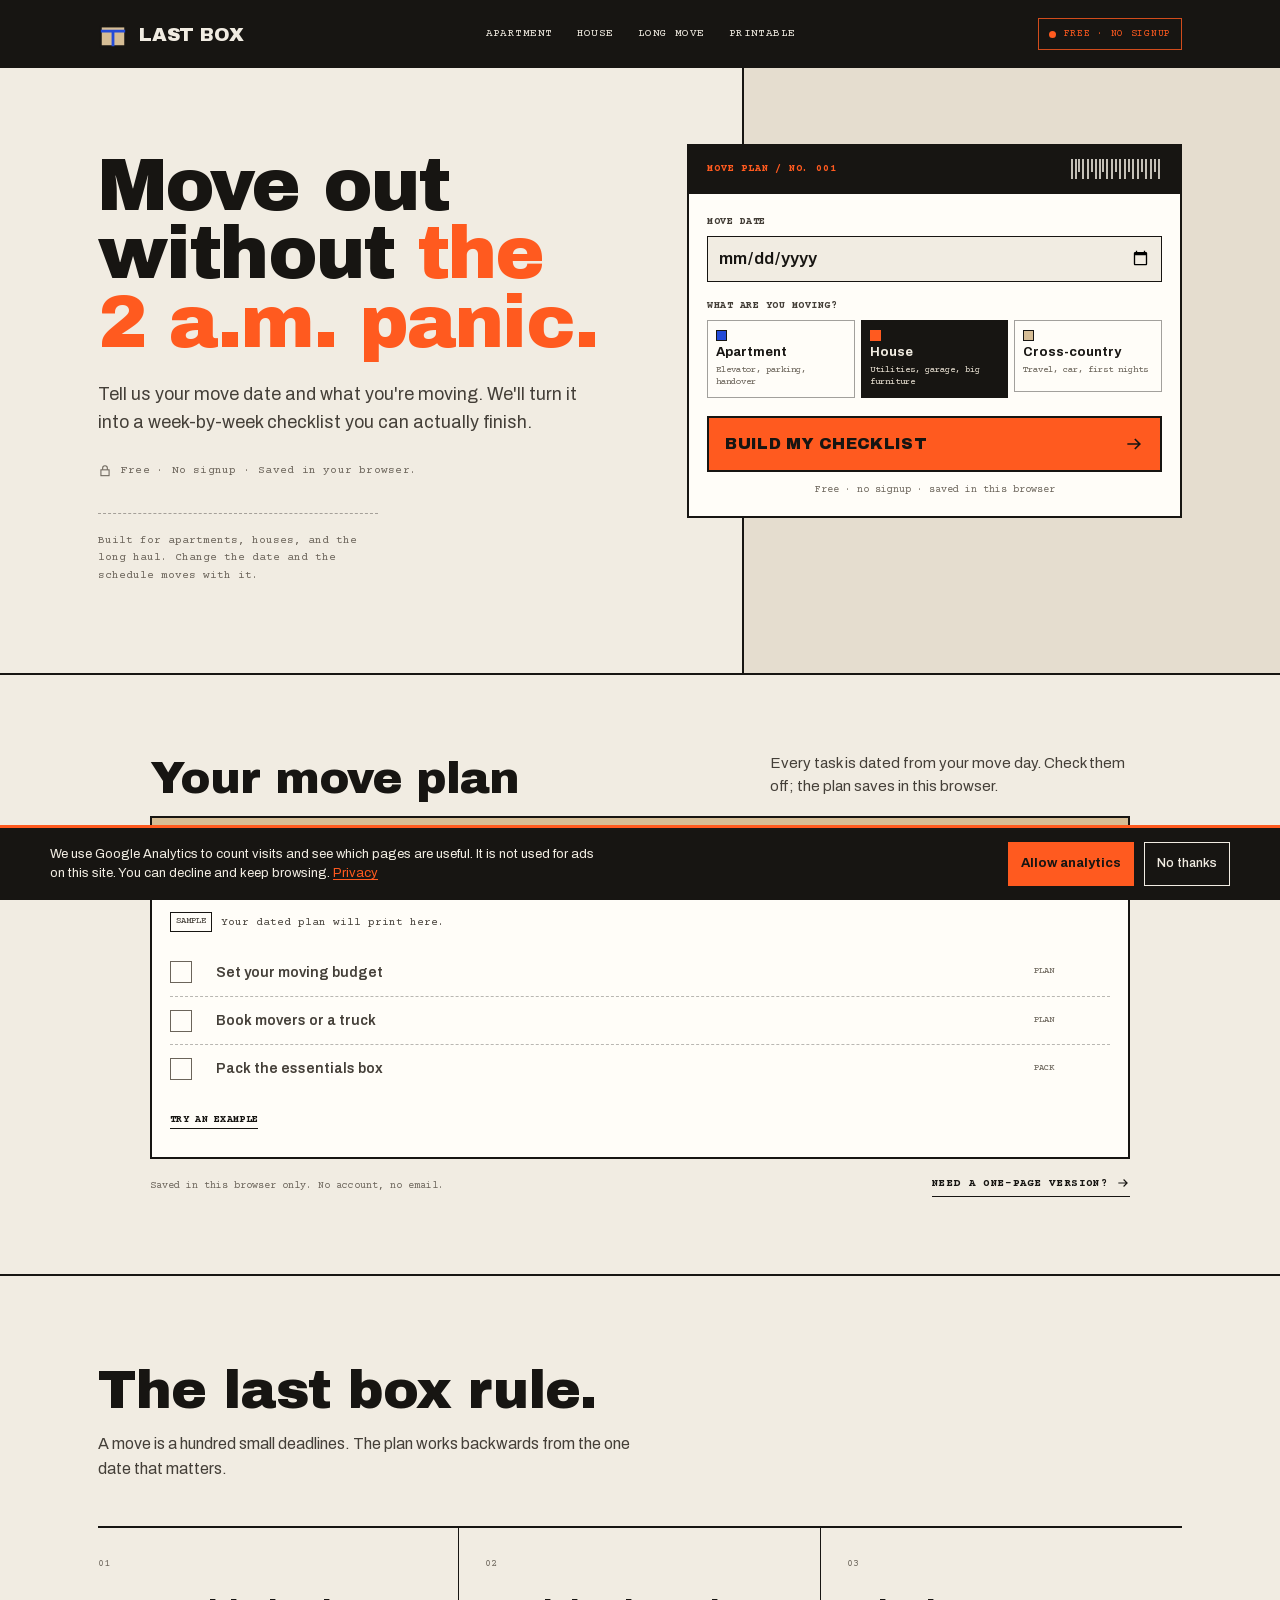
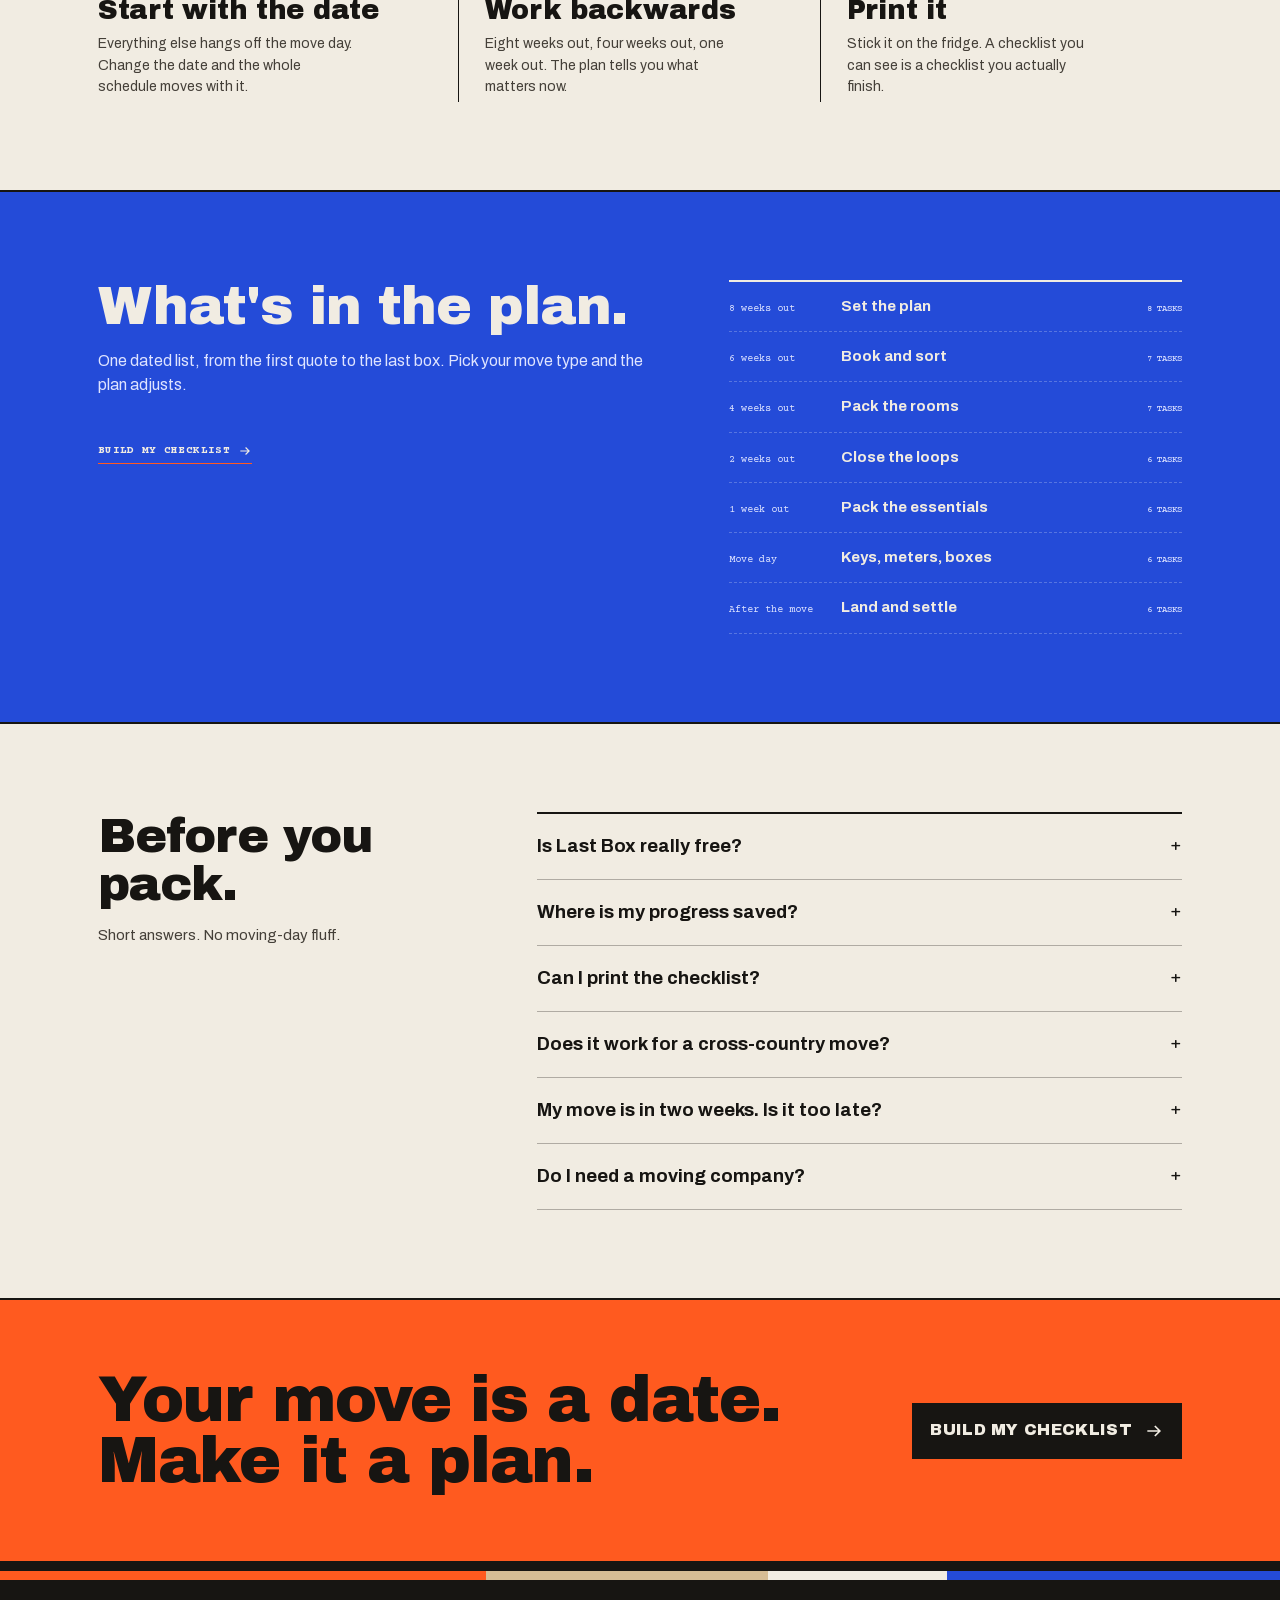
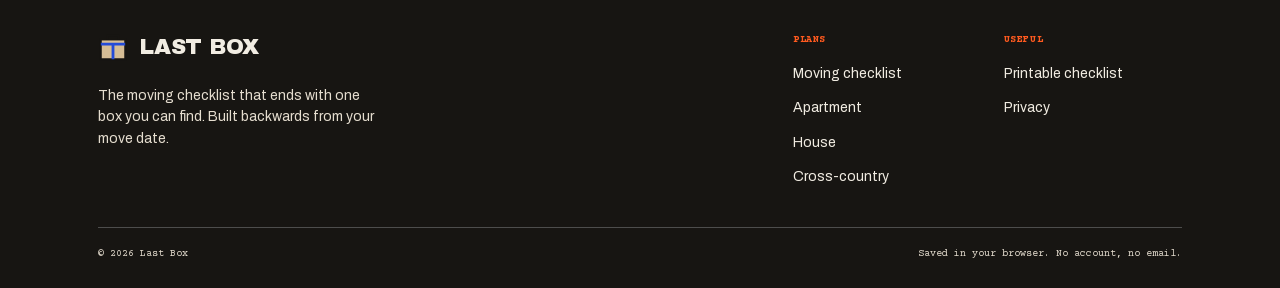
<file: index.html>
<!doctype html>
<html lang="en">
<head>
<meta charset="utf-8">
<meta name="viewport" content="width=device-width, initial-scale=1">
<title>Moving Checklist — Personalized &amp; Printable | Last Box</title>
<meta name="description" content="Turn your move date and move type into a dated, week-by-week moving checklist. Free, printable, and saved in your browser.">
<link rel="canonical" href="https://fuchen5737.github.io/last-box/">
<meta name="theme-color" content="#171512">
<meta name="robots" content="noindex, nofollow">
<meta property="og:type" content="website">
<meta property="og:site_name" content="Last Box">
<meta property="og:title" content="Moving Checklist — Personalized &amp; Printable | Last Box">
<meta property="og:description" content="Turn your move date and move type into a dated, week-by-week moving checklist. Free, printable, and saved in your browser.">
<meta property="og:url" content="https://fuchen5737.github.io/last-box/">
<meta property="og:image" content="https://fuchen5737.github.io/last-box/assets/og.png">
<meta property="og:image:width" content="1200">
<meta property="og:image:height" content="630">
<meta name="twitter:card" content="summary_large_image">
<meta name="twitter:title" content="Moving Checklist — Personalized &amp; Printable | Last Box">
<meta name="twitter:description" content="Turn your move date and move type into a dated, week-by-week moving checklist. Free, printable, and saved in your browser.">
<meta name="twitter:image" content="https://fuchen5737.github.io/last-box/assets/og.png">
<link rel="icon" href="./assets/favicon.svg" type="image/svg+xml">
<link rel="preload" href="./assets/fonts/archivo-black-latin.woff2" as="font" type="font/woff2" crossorigin>
<link rel="preload" href="./assets/fonts/archivo-latin.woff2" as="font" type="font/woff2" crossorigin>
<link rel="stylesheet" href="./assets/styles.css">
<script type="application/ld+json">{"@context":"https://schema.org","@type":"WebApplication","name":"Last Box","url":"https://fuchen5737.github.io/last-box/","applicationCategory":"UtilitiesApplication","operatingSystem":"Any","browserRequirements":"Requires JavaScript","offers":{"@type":"Offer","price":"0","priceCurrency":"USD"},"description":"A free moving checklist that turns a move date and move type into a dated, week-by-week plan you can check off and print."}</script>
<script type="application/ld+json">{"@context":"https://schema.org","@type":"FAQPage","mainEntity":[{"@type":"Question","name":"Is Last Box really free?","acceptedAnswer":{"@type":"Answer","text":"Yes. No account, no email, and no paid unlock. Build as many plans as you need."}},{"@type":"Question","name":"Where is my progress saved?","acceptedAnswer":{"@type":"Answer","text":"In this browser, using local storage. Clearing your browser data or switching devices will clear the checks."}},{"@type":"Question","name":"Can I print the checklist?","acceptedAnswer":{"@type":"Answer","text":"Yes. Build a plan, then use the Print button. The printed sheet hides the site navigation and keeps the dated tasks."}},{"@type":"Question","name":"Does it work for a cross-country move?","acceptedAnswer":{"@type":"Answer","text":"Yes. Choose cross-country and the plan adds travel, car registration, mail forwarding, and a first-night plan."}},{"@type":"Question","name":"My move is in two weeks. Is it too late?","acceptedAnswer":{"@type":"Answer","text":"No. Start with the one-week and move-day phases; past-due items are marked so you can see what to do first."}},{"@type":"Question","name":"Do I need a moving company?","acceptedAnswer":{"@type":"Answer","text":"No. The plan works for movers, a rental truck, or a van full of friends. The tasks stay the same."}}]}</script>
<script async src="https://www.googletagmanager.com/gtag/js?id=G-QT91VKFN8L"></script>
<script>window.dataLayer=window.dataLayer||[];function gtag(){dataLayer.push(arguments);}gtag('consent','default',{ad_storage:'denied',ad_user_data:'denied',ad_personalization:'denied',analytics_storage:'denied'});gtag('js',new Date());gtag('config','G-QT91VKFN8L',{anonymize_ip:true,send_page_view:false});</script>
</head>
<body data-page="home" data-preset-type="house">
<a class="skip-link" href="#generator">Skip to checklist</a>
<header class="site-header">
  <div class="wrap site-header__inner">
    <a class="brand" href="./" aria-label="Last Box home">
      <svg class="brand__mark" viewBox="0 0 32 32" aria-hidden="true"><rect x="3" y="8" width="26" height="21" fill="#d6bd95" stroke="#171512" stroke-width="2"/><path d="M3 13h26M16 13v16" stroke="#244bd8" stroke-width="3"/><path d="M10 8V4h12v4" fill="none" stroke="#171512" stroke-width="2"/></svg>
      <span>Last Box</span>
    </a>
    <nav class="site-nav" aria-label="Primary">
      <a href="./apartment-moving-checklist/">Apartment</a>
      <a href="./house-moving-checklist/">House</a>
      <a href="./cross-country-moving-checklist/">Long move</a>
      <a href="./printable-moving-checklist/">Printable</a>
    </nav>
    <span class="header-chip">Free · No signup</span>
  </div>
</header>
<main id="main">
<section class="hero" id="generator">
  <div class="wrap hero__inner">
    <div class="hero__copy reveal">
      <h1>Move out without <em>the 2 a.m. panic.</em></h1>
      <p class="hero__sub">Tell us your move date and what you're moving. We'll turn it into a week-by-week checklist you can actually finish.</p>
      <p class="hero__trust"><svg viewBox="0 0 24 24" fill="none" stroke="currentColor" stroke-width="1.8" aria-hidden="true"><rect x="5" y="10" width="14" height="10"/><path d="M8 10V7a4 4 0 0 1 8 0v3"/></svg> Free · No signup · Saved in your browser.</p>
      <p class="hero__note">Built for apartments, houses, and the long haul. Change the date and the schedule moves with it.</p>
    </div>
    <form class="move-form reveal reveal--2" id="move-form" novalidate>
  <div class="move-form__head">
    <strong>Move plan / No. 001</strong>
    <svg class="barcode" viewBox="0 0 92 20" aria-hidden="true"><path d="M2 0v20M6 0v20M9 0v13M13 0v20M18 0v20M22 0v13M26 0v20M30 0v20M33 0v13M37 0v20M42 0v20M46 0v13M50 0v20M55 0v20M59 0v13M63 0v20M68 0v20M72 0v13M76 0v20M81 0v20M85 0v13M89 0v20" stroke="currentColor" stroke-width="1.6"/></svg>
  </div>
  <div class="move-form__body">
    <div class="field">
      <label for="move-date">Move date</label>
      <input id="move-date" name="move-date" type="date" lang="en-US" required>
    </div>
    <fieldset class="fieldset">
      <legend>What are you moving?</legend>
      <div class="type-grid">
        <label class="type-option">
          <input type="radio" name="move-type" value="apartment">
          <span>Apartment<small>Elevator, parking, handover</small></span>
        </label>
        <label class="type-option">
          <input type="radio" name="move-type" value="house" checked>
          <span>House<small>Utilities, garage, big furniture</small></span>
        </label>
        <label class="type-option">
          <input type="radio" name="move-type" value="cross-country">
          <span>Cross-country<small>Travel, car, first nights</small></span>
        </label>
      </div>
    </fieldset>
    <p class="field__error" id="move-error" role="alert" hidden></p>
    <noscript><p class="field__hint"><strong>JavaScript is required.</strong> The checklist runs in your browser — enable it, then reload.</p></noscript>
    <button class="submit" type="submit">
      <span>Build my checklist</span>
      <svg viewBox="0 0 24 24" fill="none" stroke="currentColor" stroke-width="2" aria-hidden="true"><path d="M4 12h15M13 6l6 6-6 6"/></svg>
    </button>
    <p class="move-form__foot">Free · no signup · saved in this browser</p>
  </div>
</form>
  </div>
</section>
<section class="plan" id="plan" aria-labelledby="plan-title">
  <div class="wrap">
    <div class="plan__intro">
      <h2 id="plan-title">Your move plan</h2>
      <p>Every task is dated from your move day. Check them off; the plan saves in this browser.</p>
    </div>
    <div class="manifest">
      <div class="manifest__head">
        <div class="manifest__title">
          <h3>Move plan</h3>
          <span id="plan-meta">No plan yet</span>
        </div>
        <div class="manifest__tools">
          <button class="button-quiet" id="print-plan" type="button" disabled><svg viewBox="0 0 24 24" fill="none" stroke="currentColor" stroke-width="1.8" aria-hidden="true"><path d="M7 9V3h10v6M7 17H4v-8h16v8h-3M8 14h8v7H8z"/></svg><span>Print</span></button>
          <button class="button-quiet" id="reset-plan" type="button" disabled><svg viewBox="0 0 24 24" fill="none" stroke="currentColor" stroke-width="1.8" aria-hidden="true"><path d="M4 10a8 8 0 1 1 2 6M4 4v6h6"/></svg><span>Reset</span></button>
        </div>
      </div>
      <div class="progress" id="progress" hidden>
        <div class="progress__track"><div class="progress__bar" id="progress-bar"></div></div>
        <span class="progress__label" id="progress-label">0 / 0 done</span>
      </div>
      <div class="plan-empty" id="plan-empty">
        <p class="plan-empty__note"><span>Sample</span> Your dated plan will print here.</p>
        <div class="sample"><span class="sample__box"></span><strong>Set your moving budget</strong><em>Plan</em></div>
        <div class="sample"><span class="sample__box"></span><strong>Book movers or a truck</strong><em>Plan</em></div>
        <div class="sample"><span class="sample__box"></span><strong>Pack the essentials box</strong><em>Pack</em></div>
        <div class="empty-actions">
          <button class="link-button" id="fill-example" type="button">Try an example</button>
        </div>
      </div>
      <div id="plan-groups" hidden></div>
    </div>
    <div class="plan__foot">
      <span>Saved in this browser only. No account, no email.</span>
      <a class="text-link" href="./printable-moving-checklist/">Need a one-page version?<svg viewBox="0 0 24 24" fill="none" stroke="currentColor" stroke-width="2" aria-hidden="true"><path d="M4 12h15M13 6l6 6-6 6"/></svg></a>
    </div>
    <span class="sr-only" id="plan-status" role="status" aria-live="polite"></span>
  </div>
</section>
<section class="section" aria-labelledby="rules-title">
  <div class="wrap">
    <div class="section__head">
      <h2 id="rules-title">The last box rule.</h2>
      <p>A move is a hundred small deadlines. The plan works backwards from the one date that matters.</p>
    </div>
    <div class="rules">
      <div class="rule">
        <span class="rule__num">01</span>
        <h3>Start with the date</h3>
        <p>Everything else hangs off the move day. Change the date and the whole schedule moves with it.</p>
      </div>
      <div class="rule">
        <span class="rule__num">02</span>
        <h3>Work backwards</h3>
        <p>Eight weeks out, four weeks out, one week out. The plan tells you what matters now.</p>
      </div>
      <div class="rule">
        <span class="rule__num">03</span>
        <h3>Print it</h3>
        <p>Stick it on the fridge. A checklist you can see is a checklist you actually finish.</p>
      </div>
    </div>
  </div>
</section>
<section class="section section--tape" aria-labelledby="coverage-title">
  <div class="wrap coverage">
    <div>
      <div class="section__head">
        <h2 id="coverage-title">What's in the plan.</h2>
        <p>One dated list, from the first quote to the last box. Pick your move type and the plan adjusts.</p>
      </div>
      <div class="section__foot">
        <a class="text-link" href="#generator">Build my checklist<svg viewBox="0 0 24 24" fill="none" stroke="currentColor" stroke-width="2" aria-hidden="true"><path d="M4 12h15M13 6l6 6-6 6"/></svg></a>
      </div>
    </div>
    <div class="coverage__list" aria-label="Plan phases">
      <div class="coverage__item"><span>8 weeks out</span><strong>Set the plan</strong><em>8 tasks</em></div>
<div class="coverage__item"><span>6 weeks out</span><strong>Book and sort</strong><em>7 tasks</em></div>
<div class="coverage__item"><span>4 weeks out</span><strong>Pack the rooms</strong><em>7 tasks</em></div>
<div class="coverage__item"><span>2 weeks out</span><strong>Close the loops</strong><em>6 tasks</em></div>
<div class="coverage__item"><span>1 week out</span><strong>Pack the essentials</strong><em>6 tasks</em></div>
<div class="coverage__item"><span>Move day</span><strong>Keys, meters, boxes</strong><em>6 tasks</em></div>
<div class="coverage__item"><span>After the move</span><strong>Land and settle</strong><em>6 tasks</em></div>
    </div>
  </div>
</section>
<section class="section" aria-labelledby="faq-title">
  <div class="wrap faq">
    <div class="faq__intro">
      <h2 id="faq-title">Before you pack.</h2>
      <p>Short answers. No moving-day fluff.</p>
    </div>
    <div class="faq-list">
      <details class="faq-item"><summary>Is Last Box really free?</summary><p>Yes. No account, no email, and no paid unlock. Build as many plans as you need.</p></details>
<details class="faq-item"><summary>Where is my progress saved?</summary><p>In this browser, using local storage. Clearing your browser data or switching devices will clear the checks.</p></details>
<details class="faq-item"><summary>Can I print the checklist?</summary><p>Yes. Build a plan, then use the Print button. The printed sheet hides the site navigation and keeps the dated tasks.</p></details>
<details class="faq-item"><summary>Does it work for a cross-country move?</summary><p>Yes. Choose cross-country and the plan adds travel, car registration, mail forwarding, and a first-night plan.</p></details>
<details class="faq-item"><summary>My move is in two weeks. Is it too late?</summary><p>No. Start with the one-week and move-day phases; past-due items are marked so you can see what to do first.</p></details>
<details class="faq-item"><summary>Do I need a moving company?</summary><p>No. The plan works for movers, a rental truck, or a van full of friends. The tasks stay the same.</p></details>
    </div>
  </div>
</section>
<section class="cta" aria-labelledby="cta-title">
  <div class="wrap cta__inner">
    <h2 id="cta-title">Your move is a date. Make it a plan.</h2>
    <a class="submit" href="#generator"><span>Build my checklist</span><svg viewBox="0 0 24 24" fill="none" stroke="currentColor" stroke-width="2" aria-hidden="true"><path d="M4 12h15M13 6l6 6-6 6"/></svg></a>
  </div>
</section>
</main>
<footer class="site-footer">
  <div class="site-footer__bar" aria-hidden="true"><span></span><span></span><span></span><span></span></div>
  <div class="wrap">
    <div class="site-footer__inner">
      <div>
        <a class="brand" href="./"><svg class="brand__mark" viewBox="0 0 32 32" aria-hidden="true"><rect x="3" y="8" width="26" height="21" fill="#d6bd95" stroke="#171512" stroke-width="2"/><path d="M3 13h26M16 13v16" stroke="#244bd8" stroke-width="3"/><path d="M10 8V4h12v4" fill="none" stroke="#171512" stroke-width="2"/></svg><span>Last Box</span></a>
        <p class="site-footer__note">The moving checklist that ends with one box you can find. Built backwards from your move date.</p>
      </div>
      <div>
        <h2>Plans</h2>
        <ul>
          <li><a href="./">Moving checklist</a></li>
          <li><a href="./apartment-moving-checklist/">Apartment</a></li>
          <li><a href="./house-moving-checklist/">House</a></li>
          <li><a href="./cross-country-moving-checklist/">Cross-country</a></li>
        </ul>
      </div>
      <div>
        <h2>Useful</h2>
        <ul>
          <li><a href="./printable-moving-checklist/">Printable checklist</a></li>
          <li><a href="./privacy/">Privacy</a></li>
        </ul>
      </div>
    </div>
    <div class="site-footer__bottom">
      <span>© 2026 Last Box</span>
      <span>Saved in your browser. No account, no email.</span>
    </div>
  </div>
</footer>
<div class="toast" id="toast" role="status" aria-live="polite"></div>
<script type="module" src="./assets/app.js"></script>
<script>window.__GA__={id:"G-QT91VKFN8L",consentHref:"./privacy/"};</script>
<script defer src="./assets/analytics.js"></script>
</body>
</html>
</file>
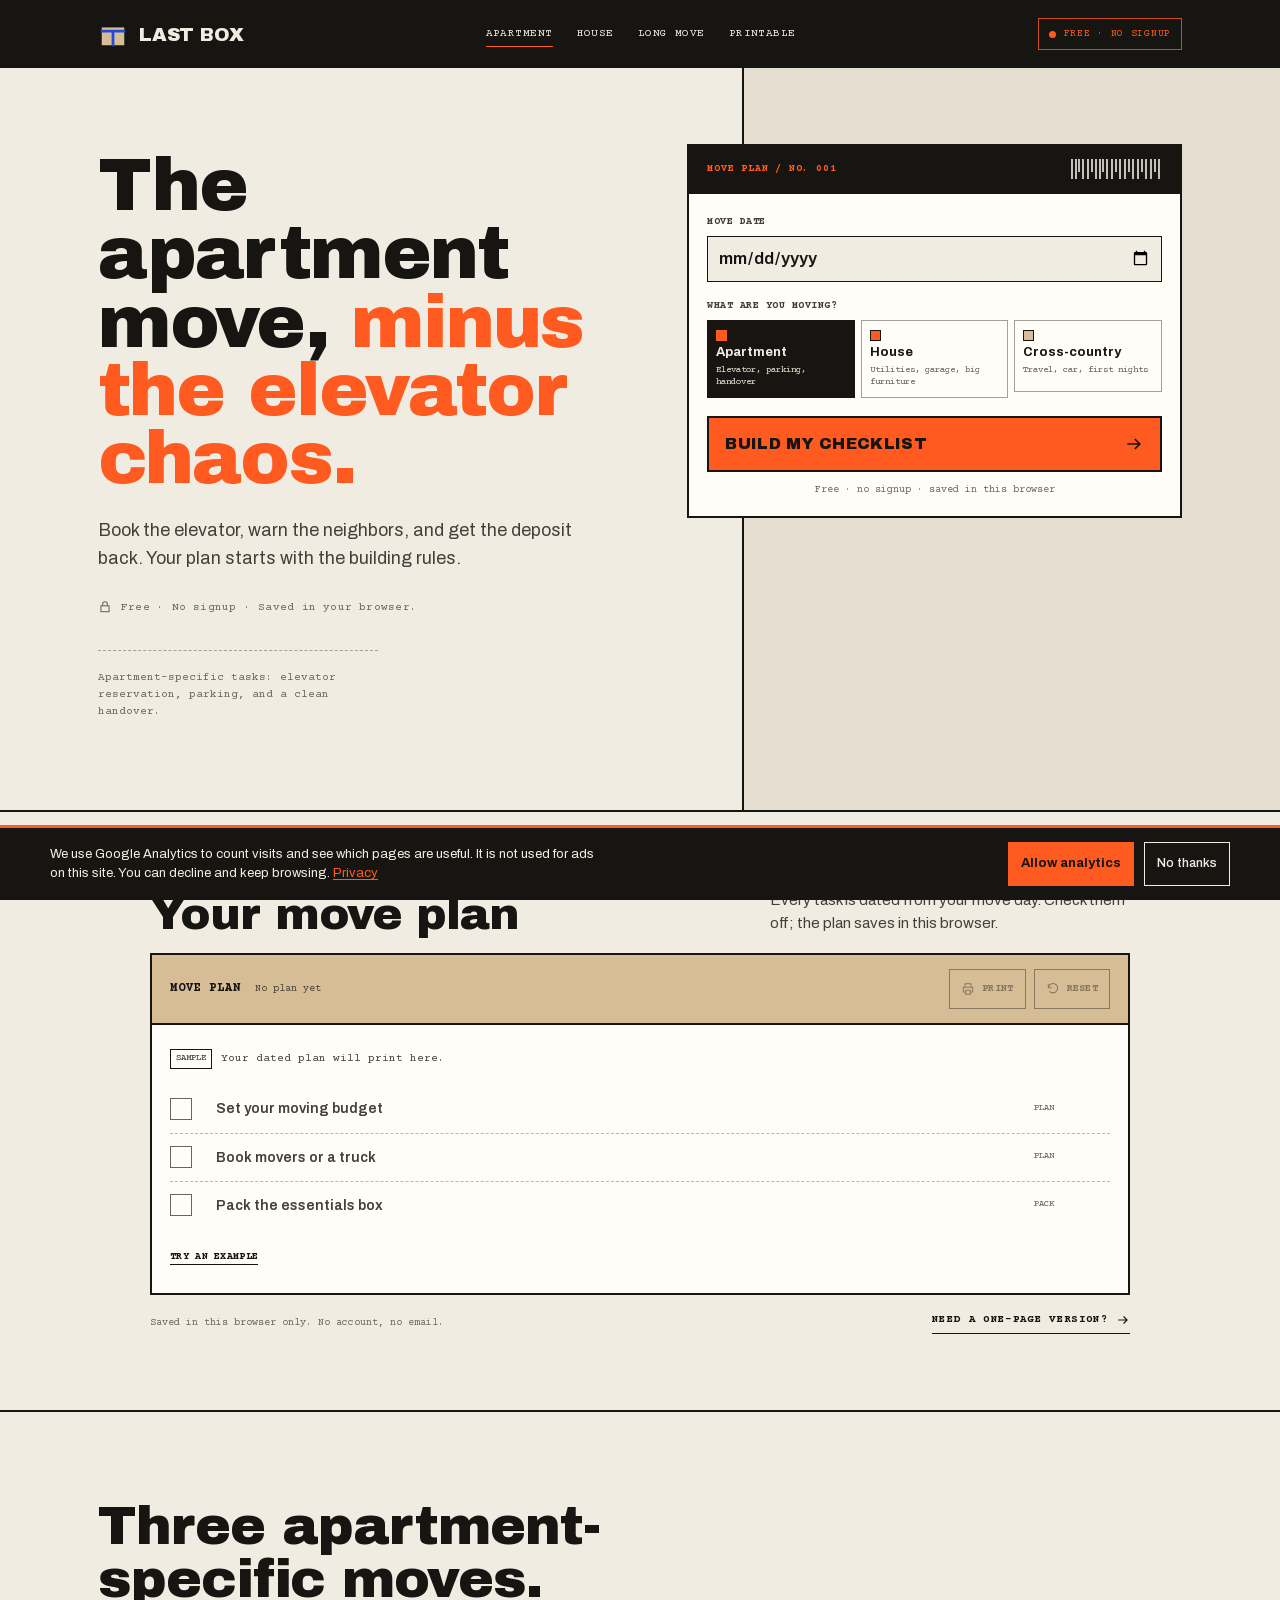
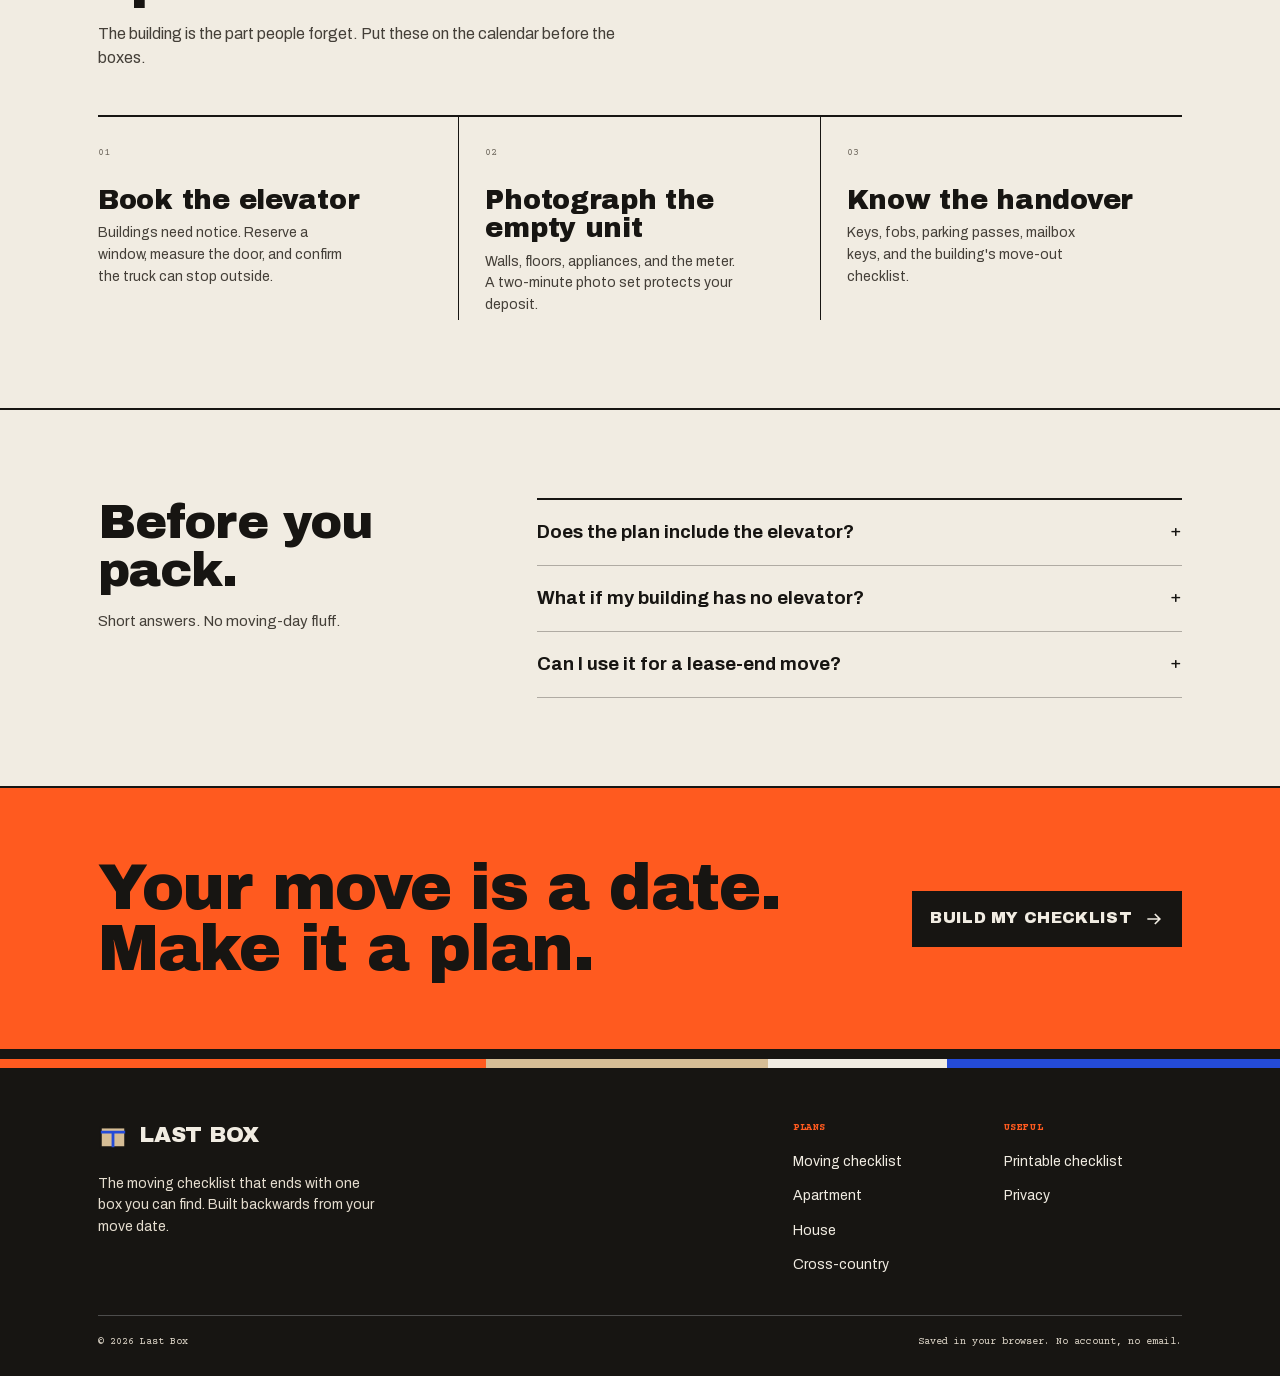
<file: apartment-moving-checklist/index.html>
<!doctype html>
<html lang="en">
<head>
<meta charset="utf-8">
<meta name="viewport" content="width=device-width, initial-scale=1">
<title>Apartment Moving Checklist — Free &amp; Printable | Last Box</title>
<meta name="description" content="An apartment moving checklist with elevator booking, parking, meter photos, and a deposit-friendly handover.">
<link rel="canonical" href="https://fuchen5737.github.io/last-box/apartment-moving-checklist/">
<meta name="theme-color" content="#171512">
<meta name="robots" content="noindex, nofollow">
<meta property="og:type" content="website">
<meta property="og:site_name" content="Last Box">
<meta property="og:title" content="Apartment Moving Checklist — Free &amp; Printable | Last Box">
<meta property="og:description" content="An apartment moving checklist with elevator booking, parking, meter photos, and a deposit-friendly handover.">
<meta property="og:url" content="https://fuchen5737.github.io/last-box/apartment-moving-checklist/">
<meta property="og:image" content="https://fuchen5737.github.io/last-box/assets/og.png">
<meta property="og:image:width" content="1200">
<meta property="og:image:height" content="630">
<meta name="twitter:card" content="summary_large_image">
<meta name="twitter:title" content="Apartment Moving Checklist — Free &amp; Printable | Last Box">
<meta name="twitter:description" content="An apartment moving checklist with elevator booking, parking, meter photos, and a deposit-friendly handover.">
<meta name="twitter:image" content="https://fuchen5737.github.io/last-box/assets/og.png">
<link rel="icon" href="../assets/favicon.svg" type="image/svg+xml">
<link rel="preload" href="../assets/fonts/archivo-black-latin.woff2" as="font" type="font/woff2" crossorigin>
<link rel="preload" href="../assets/fonts/archivo-latin.woff2" as="font" type="font/woff2" crossorigin>
<link rel="stylesheet" href="../assets/styles.css">
<script type="application/ld+json">{"@context":"https://schema.org","@type":"WebApplication","name":"Last Box","url":"https://fuchen5737.github.io/last-box/","applicationCategory":"UtilitiesApplication","operatingSystem":"Any","browserRequirements":"Requires JavaScript","offers":{"@type":"Offer","price":"0","priceCurrency":"USD"},"description":"A free moving checklist that turns a move date and move type into a dated, week-by-week plan you can check off and print."}</script>
<script type="application/ld+json">{"@context":"https://schema.org","@type":"FAQPage","mainEntity":[{"@type":"Question","name":"Does the plan include the elevator?","acceptedAnswer":{"@type":"Answer","text":"Yes. The apartment plan adds an elevator or parking reservation task, plus a handover checklist for keys, passes, and the mailbox."}},{"@type":"Question","name":"What if my building has no elevator?","acceptedAnswer":{"@type":"Answer","text":"Skip the reservation task and use the extra time to plan the stairs, the truck spot, and a doorstop."}},{"@type":"Question","name":"Can I use it for a lease-end move?","acceptedAnswer":{"@type":"Answer","text":"Yes. The plan includes a final walkthrough, meter photos, and a deposit-friendly clean-out reminder."}}]}</script>
<script async src="https://www.googletagmanager.com/gtag/js?id=G-QT91VKFN8L"></script>
<script>window.dataLayer=window.dataLayer||[];function gtag(){dataLayer.push(arguments);}gtag('consent','default',{ad_storage:'denied',ad_user_data:'denied',ad_personalization:'denied',analytics_storage:'denied'});gtag('js',new Date());gtag('config','G-QT91VKFN8L',{anonymize_ip:true,send_page_view:false});</script>
</head>
<body data-page="apartment-moving-checklist" data-preset-type="apartment">
<a class="skip-link" href="#generator">Skip to checklist</a>
<header class="site-header">
  <div class="wrap site-header__inner">
    <a class="brand" href="../" aria-label="Last Box home">
      <svg class="brand__mark" viewBox="0 0 32 32" aria-hidden="true"><rect x="3" y="8" width="26" height="21" fill="#d6bd95" stroke="#171512" stroke-width="2"/><path d="M3 13h26M16 13v16" stroke="#244bd8" stroke-width="3"/><path d="M10 8V4h12v4" fill="none" stroke="#171512" stroke-width="2"/></svg>
      <span>Last Box</span>
    </a>
    <nav class="site-nav" aria-label="Primary">
      <a href="../apartment-moving-checklist/" aria-current="page">Apartment</a>
      <a href="../house-moving-checklist/">House</a>
      <a href="../cross-country-moving-checklist/">Long move</a>
      <a href="../printable-moving-checklist/">Printable</a>
    </nav>
    <span class="header-chip">Free · No signup</span>
  </div>
</header>
<main id="main">
<section class="hero" id="generator">
  <div class="wrap hero__inner">
    <div class="hero__copy reveal">
      <h1>The apartment move, <em>minus the elevator chaos.</em></h1>
      <p class="hero__sub">Book the elevator, warn the neighbors, and get the deposit back. Your plan starts with the building rules.</p>
      <p class="hero__trust"><svg viewBox="0 0 24 24" fill="none" stroke="currentColor" stroke-width="1.8" aria-hidden="true"><rect x="5" y="10" width="14" height="10"/><path d="M8 10V7a4 4 0 0 1 8 0v3"/></svg> Free · No signup · Saved in your browser.</p>
      <p class="hero__note">Apartment-specific tasks: elevator reservation, parking, and a clean handover.</p>
    </div>
    <form class="move-form reveal reveal--2" id="move-form" novalidate>
  <div class="move-form__head">
    <strong>Move plan / No. 001</strong>
    <svg class="barcode" viewBox="0 0 92 20" aria-hidden="true"><path d="M2 0v20M6 0v20M9 0v13M13 0v20M18 0v20M22 0v13M26 0v20M30 0v20M33 0v13M37 0v20M42 0v20M46 0v13M50 0v20M55 0v20M59 0v13M63 0v20M68 0v20M72 0v13M76 0v20M81 0v20M85 0v13M89 0v20" stroke="currentColor" stroke-width="1.6"/></svg>
  </div>
  <div class="move-form__body">
    <div class="field">
      <label for="move-date">Move date</label>
      <input id="move-date" name="move-date" type="date" lang="en-US" required>
    </div>
    <fieldset class="fieldset">
      <legend>What are you moving?</legend>
      <div class="type-grid">
        <label class="type-option">
          <input type="radio" name="move-type" value="apartment" checked>
          <span>Apartment<small>Elevator, parking, handover</small></span>
        </label>
        <label class="type-option">
          <input type="radio" name="move-type" value="house">
          <span>House<small>Utilities, garage, big furniture</small></span>
        </label>
        <label class="type-option">
          <input type="radio" name="move-type" value="cross-country">
          <span>Cross-country<small>Travel, car, first nights</small></span>
        </label>
      </div>
    </fieldset>
    <p class="field__error" id="move-error" role="alert" hidden></p>
    <noscript><p class="field__hint"><strong>JavaScript is required.</strong> The checklist runs in your browser — enable it, then reload.</p></noscript>
    <button class="submit" type="submit">
      <span>Build my checklist</span>
      <svg viewBox="0 0 24 24" fill="none" stroke="currentColor" stroke-width="2" aria-hidden="true"><path d="M4 12h15M13 6l6 6-6 6"/></svg>
    </button>
    <p class="move-form__foot">Free · no signup · saved in this browser</p>
  </div>
</form>
  </div>
</section>
<section class="plan" id="plan" aria-labelledby="plan-title">
  <div class="wrap">
    <div class="plan__intro">
      <h2 id="plan-title">Your move plan</h2>
      <p>Every task is dated from your move day. Check them off; the plan saves in this browser.</p>
    </div>
    <div class="manifest">
      <div class="manifest__head">
        <div class="manifest__title">
          <h3>Move plan</h3>
          <span id="plan-meta">No plan yet</span>
        </div>
        <div class="manifest__tools">
          <button class="button-quiet" id="print-plan" type="button" disabled><svg viewBox="0 0 24 24" fill="none" stroke="currentColor" stroke-width="1.8" aria-hidden="true"><path d="M7 9V3h10v6M7 17H4v-8h16v8h-3M8 14h8v7H8z"/></svg><span>Print</span></button>
          <button class="button-quiet" id="reset-plan" type="button" disabled><svg viewBox="0 0 24 24" fill="none" stroke="currentColor" stroke-width="1.8" aria-hidden="true"><path d="M4 10a8 8 0 1 1 2 6M4 4v6h6"/></svg><span>Reset</span></button>
        </div>
      </div>
      <div class="progress" id="progress" hidden>
        <div class="progress__track"><div class="progress__bar" id="progress-bar"></div></div>
        <span class="progress__label" id="progress-label">0 / 0 done</span>
      </div>
      <div class="plan-empty" id="plan-empty">
        <p class="plan-empty__note"><span>Sample</span> Your dated plan will print here.</p>
        <div class="sample"><span class="sample__box"></span><strong>Set your moving budget</strong><em>Plan</em></div>
        <div class="sample"><span class="sample__box"></span><strong>Book movers or a truck</strong><em>Plan</em></div>
        <div class="sample"><span class="sample__box"></span><strong>Pack the essentials box</strong><em>Pack</em></div>
        <div class="empty-actions">
          <button class="link-button" id="fill-example" type="button">Try an example</button>
        </div>
      </div>
      <div id="plan-groups" hidden></div>
    </div>
    <div class="plan__foot">
      <span>Saved in this browser only. No account, no email.</span>
      <a class="text-link" href="../printable-moving-checklist/">Need a one-page version?<svg viewBox="0 0 24 24" fill="none" stroke="currentColor" stroke-width="2" aria-hidden="true"><path d="M4 12h15M13 6l6 6-6 6"/></svg></a>
    </div>
    <span class="sr-only" id="plan-status" role="status" aria-live="polite"></span>
  </div>
</section>
<section class="section" aria-labelledby="apt-tips-title">
  <div class="wrap">
    <div class="section__head">
      <h2 id="apt-tips-title">Three apartment-specific moves.</h2>
      <p>The building is the part people forget. Put these on the calendar before the boxes.</p>
    </div>
    <div class="rules">
      <div class="rule"><span class="rule__num">01</span><h3>Book the elevator</h3><p>Buildings need notice. Reserve a window, measure the door, and confirm the truck can stop outside.</p></div>
      <div class="rule"><span class="rule__num">02</span><h3>Photograph the empty unit</h3><p>Walls, floors, appliances, and the meter. A two-minute photo set protects your deposit.</p></div>
      <div class="rule"><span class="rule__num">03</span><h3>Know the handover</h3><p>Keys, fobs, parking passes, mailbox keys, and the building's move-out checklist.</p></div>
    </div>
  </div>
</section>
<section class="section" aria-labelledby="faq-title">
  <div class="wrap faq">
    <div class="faq__intro">
      <h2 id="faq-title">Before you pack.</h2>
      <p>Short answers. No moving-day fluff.</p>
    </div>
    <div class="faq-list">
      <details class="faq-item"><summary>Does the plan include the elevator?</summary><p>Yes. The apartment plan adds an elevator or parking reservation task, plus a handover checklist for keys, passes, and the mailbox.</p></details>
<details class="faq-item"><summary>What if my building has no elevator?</summary><p>Skip the reservation task and use the extra time to plan the stairs, the truck spot, and a doorstop.</p></details>
<details class="faq-item"><summary>Can I use it for a lease-end move?</summary><p>Yes. The plan includes a final walkthrough, meter photos, and a deposit-friendly clean-out reminder.</p></details>
    </div>
  </div>
</section>
<section class="cta" aria-labelledby="cta-title">
  <div class="wrap cta__inner">
    <h2 id="cta-title">Your move is a date. Make it a plan.</h2>
    <a class="submit" href="#generator"><span>Build my checklist</span><svg viewBox="0 0 24 24" fill="none" stroke="currentColor" stroke-width="2" aria-hidden="true"><path d="M4 12h15M13 6l6 6-6 6"/></svg></a>
  </div>
</section>
</main>
<footer class="site-footer">
  <div class="site-footer__bar" aria-hidden="true"><span></span><span></span><span></span><span></span></div>
  <div class="wrap">
    <div class="site-footer__inner">
      <div>
        <a class="brand" href="../"><svg class="brand__mark" viewBox="0 0 32 32" aria-hidden="true"><rect x="3" y="8" width="26" height="21" fill="#d6bd95" stroke="#171512" stroke-width="2"/><path d="M3 13h26M16 13v16" stroke="#244bd8" stroke-width="3"/><path d="M10 8V4h12v4" fill="none" stroke="#171512" stroke-width="2"/></svg><span>Last Box</span></a>
        <p class="site-footer__note">The moving checklist that ends with one box you can find. Built backwards from your move date.</p>
      </div>
      <div>
        <h2>Plans</h2>
        <ul>
          <li><a href="../">Moving checklist</a></li>
          <li><a href="../apartment-moving-checklist/">Apartment</a></li>
          <li><a href="../house-moving-checklist/">House</a></li>
          <li><a href="../cross-country-moving-checklist/">Cross-country</a></li>
        </ul>
      </div>
      <div>
        <h2>Useful</h2>
        <ul>
          <li><a href="../printable-moving-checklist/">Printable checklist</a></li>
          <li><a href="../privacy/">Privacy</a></li>
        </ul>
      </div>
    </div>
    <div class="site-footer__bottom">
      <span>© 2026 Last Box</span>
      <span>Saved in your browser. No account, no email.</span>
    </div>
  </div>
</footer>
<div class="toast" id="toast" role="status" aria-live="polite"></div>
<script type="module" src="../assets/app.js"></script>
<script>window.__GA__={id:"G-QT91VKFN8L",consentHref:"../privacy/"};</script>
<script defer src="../assets/analytics.js"></script>
</body>
</html>
</file>
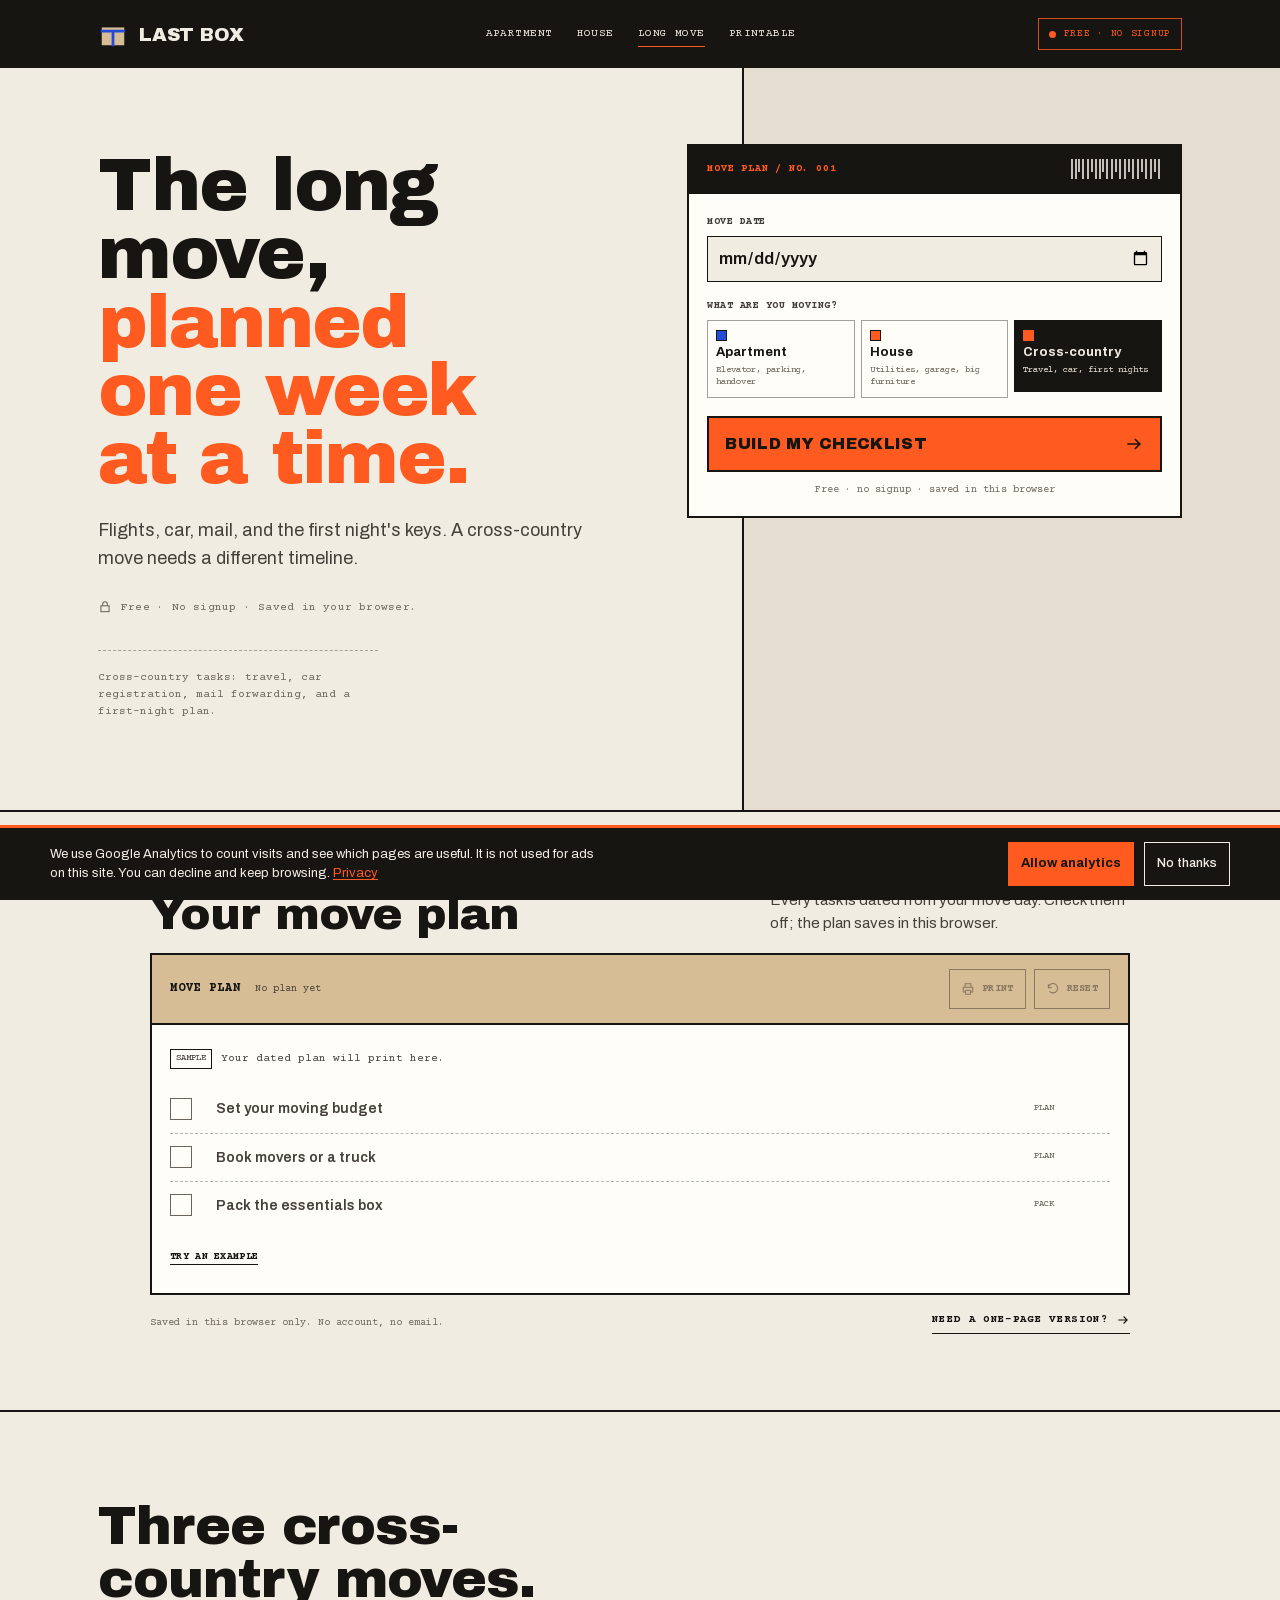
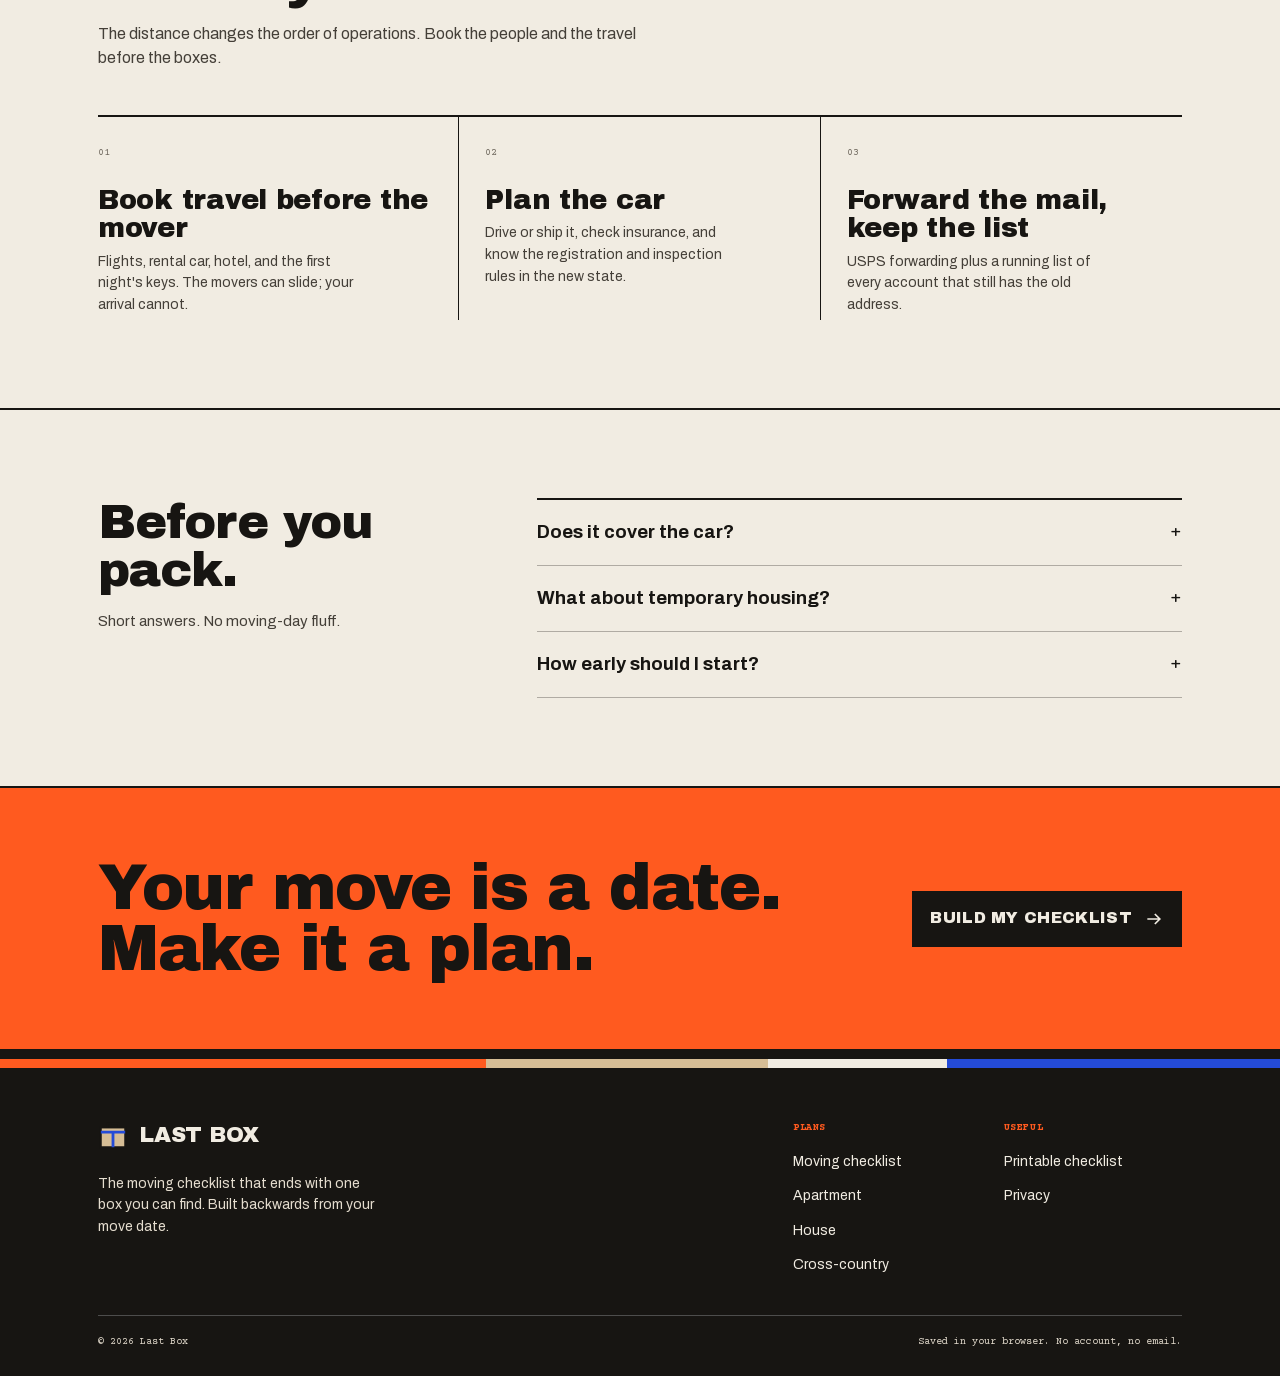
<file: cross-country-moving-checklist/index.html>
<!doctype html>
<html lang="en">
<head>
<meta charset="utf-8">
<meta name="viewport" content="width=device-width, initial-scale=1">
<title>Cross-Country Moving Checklist — Free &amp; Printable | Last Box</title>
<meta name="description" content="A cross-country moving checklist with travel, car registration, mail forwarding, and a first-night plan.">
<link rel="canonical" href="https://fuchen5737.github.io/last-box/cross-country-moving-checklist/">
<meta name="theme-color" content="#171512">
<meta name="robots" content="noindex, nofollow">
<meta property="og:type" content="website">
<meta property="og:site_name" content="Last Box">
<meta property="og:title" content="Cross-Country Moving Checklist — Free &amp; Printable | Last Box">
<meta property="og:description" content="A cross-country moving checklist with travel, car registration, mail forwarding, and a first-night plan.">
<meta property="og:url" content="https://fuchen5737.github.io/last-box/cross-country-moving-checklist/">
<meta property="og:image" content="https://fuchen5737.github.io/last-box/assets/og.png">
<meta property="og:image:width" content="1200">
<meta property="og:image:height" content="630">
<meta name="twitter:card" content="summary_large_image">
<meta name="twitter:title" content="Cross-Country Moving Checklist — Free &amp; Printable | Last Box">
<meta name="twitter:description" content="A cross-country moving checklist with travel, car registration, mail forwarding, and a first-night plan.">
<meta name="twitter:image" content="https://fuchen5737.github.io/last-box/assets/og.png">
<link rel="icon" href="../assets/favicon.svg" type="image/svg+xml">
<link rel="preload" href="../assets/fonts/archivo-black-latin.woff2" as="font" type="font/woff2" crossorigin>
<link rel="preload" href="../assets/fonts/archivo-latin.woff2" as="font" type="font/woff2" crossorigin>
<link rel="stylesheet" href="../assets/styles.css">
<script type="application/ld+json">{"@context":"https://schema.org","@type":"WebApplication","name":"Last Box","url":"https://fuchen5737.github.io/last-box/","applicationCategory":"UtilitiesApplication","operatingSystem":"Any","browserRequirements":"Requires JavaScript","offers":{"@type":"Offer","price":"0","priceCurrency":"USD"},"description":"A free moving checklist that turns a move date and move type into a dated, week-by-week plan you can check off and print."}</script>
<script type="application/ld+json">{"@context":"https://schema.org","@type":"FAQPage","mainEntity":[{"@type":"Question","name":"Does it cover the car?","acceptedAnswer":{"@type":"Answer","text":"Yes. The cross-country plan adds a car registration and license task, plus a reminder to check insurance before you go."}},{"@type":"Question","name":"What about temporary housing?","acceptedAnswer":{"@type":"Answer","text":"The travel task asks you to confirm flights, a rental car, a hotel, and the first night's keys. Add your own temporary-housing notes to the plan."}},{"@type":"Question","name":"How early should I start?","acceptedAnswer":{"@type":"Answer","text":"Eight weeks is comfortable. If you have less time, start with the one-week and move-day phases and mark the past-due items as done or dropped."}}]}</script>
<script async src="https://www.googletagmanager.com/gtag/js?id=G-QT91VKFN8L"></script>
<script>window.dataLayer=window.dataLayer||[];function gtag(){dataLayer.push(arguments);}gtag('consent','default',{ad_storage:'denied',ad_user_data:'denied',ad_personalization:'denied',analytics_storage:'denied'});gtag('js',new Date());gtag('config','G-QT91VKFN8L',{anonymize_ip:true,send_page_view:false});</script>
</head>
<body data-page="cross-country-moving-checklist" data-preset-type="cross-country">
<a class="skip-link" href="#generator">Skip to checklist</a>
<header class="site-header">
  <div class="wrap site-header__inner">
    <a class="brand" href="../" aria-label="Last Box home">
      <svg class="brand__mark" viewBox="0 0 32 32" aria-hidden="true"><rect x="3" y="8" width="26" height="21" fill="#d6bd95" stroke="#171512" stroke-width="2"/><path d="M3 13h26M16 13v16" stroke="#244bd8" stroke-width="3"/><path d="M10 8V4h12v4" fill="none" stroke="#171512" stroke-width="2"/></svg>
      <span>Last Box</span>
    </a>
    <nav class="site-nav" aria-label="Primary">
      <a href="../apartment-moving-checklist/">Apartment</a>
      <a href="../house-moving-checklist/">House</a>
      <a href="../cross-country-moving-checklist/" aria-current="page">Long move</a>
      <a href="../printable-moving-checklist/">Printable</a>
    </nav>
    <span class="header-chip">Free · No signup</span>
  </div>
</header>
<main id="main">
<section class="hero" id="generator">
  <div class="wrap hero__inner">
    <div class="hero__copy reveal">
      <h1>The long move, <em>planned one week at a time.</em></h1>
      <p class="hero__sub">Flights, car, mail, and the first night's keys. A cross-country move needs a different timeline.</p>
      <p class="hero__trust"><svg viewBox="0 0 24 24" fill="none" stroke="currentColor" stroke-width="1.8" aria-hidden="true"><rect x="5" y="10" width="14" height="10"/><path d="M8 10V7a4 4 0 0 1 8 0v3"/></svg> Free · No signup · Saved in your browser.</p>
      <p class="hero__note">Cross-country tasks: travel, car registration, mail forwarding, and a first-night plan.</p>
    </div>
    <form class="move-form reveal reveal--2" id="move-form" novalidate>
  <div class="move-form__head">
    <strong>Move plan / No. 001</strong>
    <svg class="barcode" viewBox="0 0 92 20" aria-hidden="true"><path d="M2 0v20M6 0v20M9 0v13M13 0v20M18 0v20M22 0v13M26 0v20M30 0v20M33 0v13M37 0v20M42 0v20M46 0v13M50 0v20M55 0v20M59 0v13M63 0v20M68 0v20M72 0v13M76 0v20M81 0v20M85 0v13M89 0v20" stroke="currentColor" stroke-width="1.6"/></svg>
  </div>
  <div class="move-form__body">
    <div class="field">
      <label for="move-date">Move date</label>
      <input id="move-date" name="move-date" type="date" lang="en-US" required>
    </div>
    <fieldset class="fieldset">
      <legend>What are you moving?</legend>
      <div class="type-grid">
        <label class="type-option">
          <input type="radio" name="move-type" value="apartment">
          <span>Apartment<small>Elevator, parking, handover</small></span>
        </label>
        <label class="type-option">
          <input type="radio" name="move-type" value="house">
          <span>House<small>Utilities, garage, big furniture</small></span>
        </label>
        <label class="type-option">
          <input type="radio" name="move-type" value="cross-country" checked>
          <span>Cross-country<small>Travel, car, first nights</small></span>
        </label>
      </div>
    </fieldset>
    <p class="field__error" id="move-error" role="alert" hidden></p>
    <noscript><p class="field__hint"><strong>JavaScript is required.</strong> The checklist runs in your browser — enable it, then reload.</p></noscript>
    <button class="submit" type="submit">
      <span>Build my checklist</span>
      <svg viewBox="0 0 24 24" fill="none" stroke="currentColor" stroke-width="2" aria-hidden="true"><path d="M4 12h15M13 6l6 6-6 6"/></svg>
    </button>
    <p class="move-form__foot">Free · no signup · saved in this browser</p>
  </div>
</form>
  </div>
</section>
<section class="plan" id="plan" aria-labelledby="plan-title">
  <div class="wrap">
    <div class="plan__intro">
      <h2 id="plan-title">Your move plan</h2>
      <p>Every task is dated from your move day. Check them off; the plan saves in this browser.</p>
    </div>
    <div class="manifest">
      <div class="manifest__head">
        <div class="manifest__title">
          <h3>Move plan</h3>
          <span id="plan-meta">No plan yet</span>
        </div>
        <div class="manifest__tools">
          <button class="button-quiet" id="print-plan" type="button" disabled><svg viewBox="0 0 24 24" fill="none" stroke="currentColor" stroke-width="1.8" aria-hidden="true"><path d="M7 9V3h10v6M7 17H4v-8h16v8h-3M8 14h8v7H8z"/></svg><span>Print</span></button>
          <button class="button-quiet" id="reset-plan" type="button" disabled><svg viewBox="0 0 24 24" fill="none" stroke="currentColor" stroke-width="1.8" aria-hidden="true"><path d="M4 10a8 8 0 1 1 2 6M4 4v6h6"/></svg><span>Reset</span></button>
        </div>
      </div>
      <div class="progress" id="progress" hidden>
        <div class="progress__track"><div class="progress__bar" id="progress-bar"></div></div>
        <span class="progress__label" id="progress-label">0 / 0 done</span>
      </div>
      <div class="plan-empty" id="plan-empty">
        <p class="plan-empty__note"><span>Sample</span> Your dated plan will print here.</p>
        <div class="sample"><span class="sample__box"></span><strong>Set your moving budget</strong><em>Plan</em></div>
        <div class="sample"><span class="sample__box"></span><strong>Book movers or a truck</strong><em>Plan</em></div>
        <div class="sample"><span class="sample__box"></span><strong>Pack the essentials box</strong><em>Pack</em></div>
        <div class="empty-actions">
          <button class="link-button" id="fill-example" type="button">Try an example</button>
        </div>
      </div>
      <div id="plan-groups" hidden></div>
    </div>
    <div class="plan__foot">
      <span>Saved in this browser only. No account, no email.</span>
      <a class="text-link" href="../printable-moving-checklist/">Need a one-page version?<svg viewBox="0 0 24 24" fill="none" stroke="currentColor" stroke-width="2" aria-hidden="true"><path d="M4 12h15M13 6l6 6-6 6"/></svg></a>
    </div>
    <span class="sr-only" id="plan-status" role="status" aria-live="polite"></span>
  </div>
</section>
<section class="section" aria-labelledby="cross-tips-title">
  <div class="wrap">
    <div class="section__head">
      <h2 id="cross-tips-title">Three cross-country moves.</h2>
      <p>The distance changes the order of operations. Book the people and the travel before the boxes.</p>
    </div>
    <div class="rules">
      <div class="rule"><span class="rule__num">01</span><h3>Book travel before the mover</h3><p>Flights, rental car, hotel, and the first night's keys. The movers can slide; your arrival cannot.</p></div>
      <div class="rule"><span class="rule__num">02</span><h3>Plan the car</h3><p>Drive or ship it, check insurance, and know the registration and inspection rules in the new state.</p></div>
      <div class="rule"><span class="rule__num">03</span><h3>Forward the mail, keep the list</h3><p>USPS forwarding plus a running list of every account that still has the old address.</p></div>
    </div>
  </div>
</section>
<section class="section" aria-labelledby="faq-title">
  <div class="wrap faq">
    <div class="faq__intro">
      <h2 id="faq-title">Before you pack.</h2>
      <p>Short answers. No moving-day fluff.</p>
    </div>
    <div class="faq-list">
      <details class="faq-item"><summary>Does it cover the car?</summary><p>Yes. The cross-country plan adds a car registration and license task, plus a reminder to check insurance before you go.</p></details>
<details class="faq-item"><summary>What about temporary housing?</summary><p>The travel task asks you to confirm flights, a rental car, a hotel, and the first night's keys. Add your own temporary-housing notes to the plan.</p></details>
<details class="faq-item"><summary>How early should I start?</summary><p>Eight weeks is comfortable. If you have less time, start with the one-week and move-day phases and mark the past-due items as done or dropped.</p></details>
    </div>
  </div>
</section>
<section class="cta" aria-labelledby="cta-title">
  <div class="wrap cta__inner">
    <h2 id="cta-title">Your move is a date. Make it a plan.</h2>
    <a class="submit" href="#generator"><span>Build my checklist</span><svg viewBox="0 0 24 24" fill="none" stroke="currentColor" stroke-width="2" aria-hidden="true"><path d="M4 12h15M13 6l6 6-6 6"/></svg></a>
  </div>
</section>
</main>
<footer class="site-footer">
  <div class="site-footer__bar" aria-hidden="true"><span></span><span></span><span></span><span></span></div>
  <div class="wrap">
    <div class="site-footer__inner">
      <div>
        <a class="brand" href="../"><svg class="brand__mark" viewBox="0 0 32 32" aria-hidden="true"><rect x="3" y="8" width="26" height="21" fill="#d6bd95" stroke="#171512" stroke-width="2"/><path d="M3 13h26M16 13v16" stroke="#244bd8" stroke-width="3"/><path d="M10 8V4h12v4" fill="none" stroke="#171512" stroke-width="2"/></svg><span>Last Box</span></a>
        <p class="site-footer__note">The moving checklist that ends with one box you can find. Built backwards from your move date.</p>
      </div>
      <div>
        <h2>Plans</h2>
        <ul>
          <li><a href="../">Moving checklist</a></li>
          <li><a href="../apartment-moving-checklist/">Apartment</a></li>
          <li><a href="../house-moving-checklist/">House</a></li>
          <li><a href="../cross-country-moving-checklist/">Cross-country</a></li>
        </ul>
      </div>
      <div>
        <h2>Useful</h2>
        <ul>
          <li><a href="../printable-moving-checklist/">Printable checklist</a></li>
          <li><a href="../privacy/">Privacy</a></li>
        </ul>
      </div>
    </div>
    <div class="site-footer__bottom">
      <span>© 2026 Last Box</span>
      <span>Saved in your browser. No account, no email.</span>
    </div>
  </div>
</footer>
<div class="toast" id="toast" role="status" aria-live="polite"></div>
<script type="module" src="../assets/app.js"></script>
<script>window.__GA__={id:"G-QT91VKFN8L",consentHref:"../privacy/"};</script>
<script defer src="../assets/analytics.js"></script>
</body>
</html>
</file>
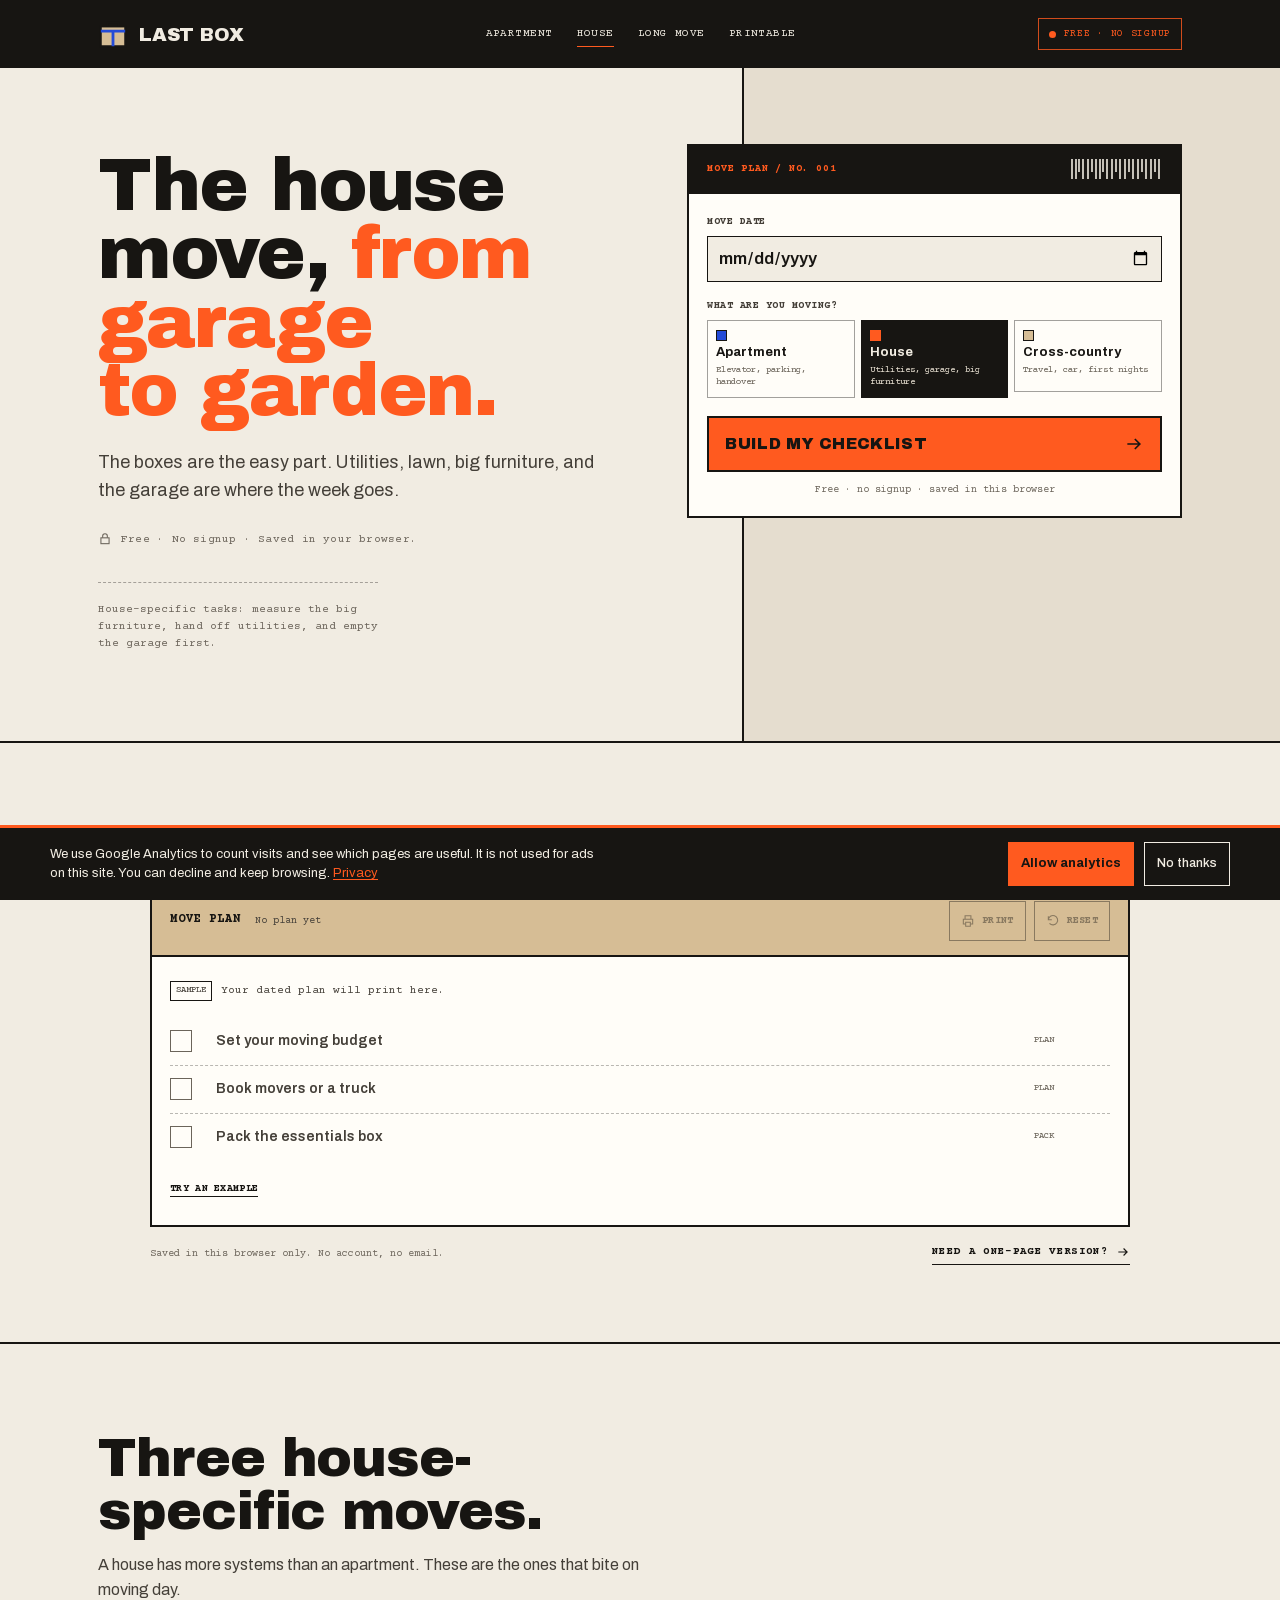
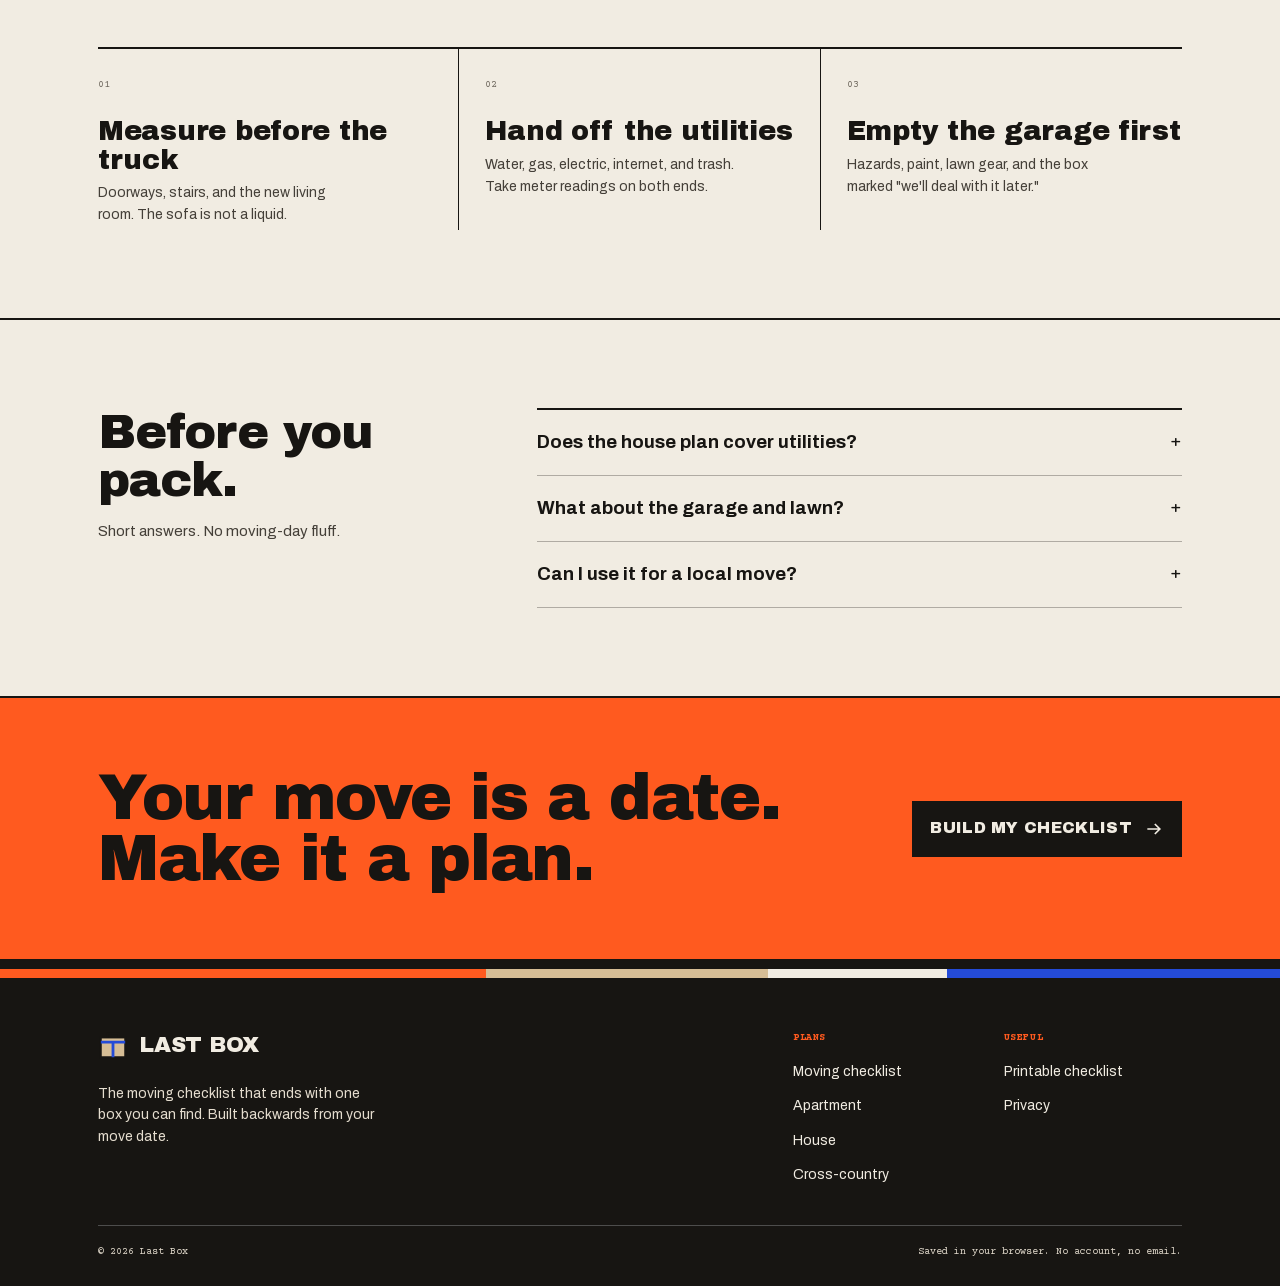
<file: house-moving-checklist/index.html>
<!doctype html>
<html lang="en">
<head>
<meta charset="utf-8">
<meta name="viewport" content="width=device-width, initial-scale=1">
<title>House Moving Checklist — Free &amp; Printable | Last Box</title>
<meta name="description" content="A house moving checklist for utilities, garage, big furniture, and the final walkthrough. Dated from your move day.">
<link rel="canonical" href="https://fuchen5737.github.io/last-box/house-moving-checklist/">
<meta name="theme-color" content="#171512">
<meta name="robots" content="noindex, nofollow">
<meta property="og:type" content="website">
<meta property="og:site_name" content="Last Box">
<meta property="og:title" content="House Moving Checklist — Free &amp; Printable | Last Box">
<meta property="og:description" content="A house moving checklist for utilities, garage, big furniture, and the final walkthrough. Dated from your move day.">
<meta property="og:url" content="https://fuchen5737.github.io/last-box/house-moving-checklist/">
<meta property="og:image" content="https://fuchen5737.github.io/last-box/assets/og.png">
<meta property="og:image:width" content="1200">
<meta property="og:image:height" content="630">
<meta name="twitter:card" content="summary_large_image">
<meta name="twitter:title" content="House Moving Checklist — Free &amp; Printable | Last Box">
<meta name="twitter:description" content="A house moving checklist for utilities, garage, big furniture, and the final walkthrough. Dated from your move day.">
<meta name="twitter:image" content="https://fuchen5737.github.io/last-box/assets/og.png">
<link rel="icon" href="../assets/favicon.svg" type="image/svg+xml">
<link rel="preload" href="../assets/fonts/archivo-black-latin.woff2" as="font" type="font/woff2" crossorigin>
<link rel="preload" href="../assets/fonts/archivo-latin.woff2" as="font" type="font/woff2" crossorigin>
<link rel="stylesheet" href="../assets/styles.css">
<script type="application/ld+json">{"@context":"https://schema.org","@type":"WebApplication","name":"Last Box","url":"https://fuchen5737.github.io/last-box/","applicationCategory":"UtilitiesApplication","operatingSystem":"Any","browserRequirements":"Requires JavaScript","offers":{"@type":"Offer","price":"0","priceCurrency":"USD"},"description":"A free moving checklist that turns a move date and move type into a dated, week-by-week plan you can check off and print."}</script>
<script type="application/ld+json">{"@context":"https://schema.org","@type":"FAQPage","mainEntity":[{"@type":"Question","name":"Does the house plan cover utilities?","acceptedAnswer":{"@type":"Answer","text":"Yes. It includes shutoff and activation tasks, plus meter readings and a final walkthrough."}},{"@type":"Question","name":"What about the garage and lawn?","acceptedAnswer":{"@type":"Answer","text":"The house plan adds a garage-first task and a reminder to clear hazards, paint, and lawn gear before the truck arrives."}},{"@type":"Question","name":"Can I use it for a local move?","acceptedAnswer":{"@type":"Answer","text":"Yes. The timeline is the same; the cross-country travel and car tasks simply drop out."}}]}</script>
<script async src="https://www.googletagmanager.com/gtag/js?id=G-QT91VKFN8L"></script>
<script>window.dataLayer=window.dataLayer||[];function gtag(){dataLayer.push(arguments);}gtag('consent','default',{ad_storage:'denied',ad_user_data:'denied',ad_personalization:'denied',analytics_storage:'denied'});gtag('js',new Date());gtag('config','G-QT91VKFN8L',{anonymize_ip:true,send_page_view:false});</script>
</head>
<body data-page="house-moving-checklist" data-preset-type="house">
<a class="skip-link" href="#generator">Skip to checklist</a>
<header class="site-header">
  <div class="wrap site-header__inner">
    <a class="brand" href="../" aria-label="Last Box home">
      <svg class="brand__mark" viewBox="0 0 32 32" aria-hidden="true"><rect x="3" y="8" width="26" height="21" fill="#d6bd95" stroke="#171512" stroke-width="2"/><path d="M3 13h26M16 13v16" stroke="#244bd8" stroke-width="3"/><path d="M10 8V4h12v4" fill="none" stroke="#171512" stroke-width="2"/></svg>
      <span>Last Box</span>
    </a>
    <nav class="site-nav" aria-label="Primary">
      <a href="../apartment-moving-checklist/">Apartment</a>
      <a href="../house-moving-checklist/" aria-current="page">House</a>
      <a href="../cross-country-moving-checklist/">Long move</a>
      <a href="../printable-moving-checklist/">Printable</a>
    </nav>
    <span class="header-chip">Free · No signup</span>
  </div>
</header>
<main id="main">
<section class="hero" id="generator">
  <div class="wrap hero__inner">
    <div class="hero__copy reveal">
      <h1>The house move, <em>from garage to garden.</em></h1>
      <p class="hero__sub">The boxes are the easy part. Utilities, lawn, big furniture, and the garage are where the week goes.</p>
      <p class="hero__trust"><svg viewBox="0 0 24 24" fill="none" stroke="currentColor" stroke-width="1.8" aria-hidden="true"><rect x="5" y="10" width="14" height="10"/><path d="M8 10V7a4 4 0 0 1 8 0v3"/></svg> Free · No signup · Saved in your browser.</p>
      <p class="hero__note">House-specific tasks: measure the big furniture, hand off utilities, and empty the garage first.</p>
    </div>
    <form class="move-form reveal reveal--2" id="move-form" novalidate>
  <div class="move-form__head">
    <strong>Move plan / No. 001</strong>
    <svg class="barcode" viewBox="0 0 92 20" aria-hidden="true"><path d="M2 0v20M6 0v20M9 0v13M13 0v20M18 0v20M22 0v13M26 0v20M30 0v20M33 0v13M37 0v20M42 0v20M46 0v13M50 0v20M55 0v20M59 0v13M63 0v20M68 0v20M72 0v13M76 0v20M81 0v20M85 0v13M89 0v20" stroke="currentColor" stroke-width="1.6"/></svg>
  </div>
  <div class="move-form__body">
    <div class="field">
      <label for="move-date">Move date</label>
      <input id="move-date" name="move-date" type="date" lang="en-US" required>
    </div>
    <fieldset class="fieldset">
      <legend>What are you moving?</legend>
      <div class="type-grid">
        <label class="type-option">
          <input type="radio" name="move-type" value="apartment">
          <span>Apartment<small>Elevator, parking, handover</small></span>
        </label>
        <label class="type-option">
          <input type="radio" name="move-type" value="house" checked>
          <span>House<small>Utilities, garage, big furniture</small></span>
        </label>
        <label class="type-option">
          <input type="radio" name="move-type" value="cross-country">
          <span>Cross-country<small>Travel, car, first nights</small></span>
        </label>
      </div>
    </fieldset>
    <p class="field__error" id="move-error" role="alert" hidden></p>
    <noscript><p class="field__hint"><strong>JavaScript is required.</strong> The checklist runs in your browser — enable it, then reload.</p></noscript>
    <button class="submit" type="submit">
      <span>Build my checklist</span>
      <svg viewBox="0 0 24 24" fill="none" stroke="currentColor" stroke-width="2" aria-hidden="true"><path d="M4 12h15M13 6l6 6-6 6"/></svg>
    </button>
    <p class="move-form__foot">Free · no signup · saved in this browser</p>
  </div>
</form>
  </div>
</section>
<section class="plan" id="plan" aria-labelledby="plan-title">
  <div class="wrap">
    <div class="plan__intro">
      <h2 id="plan-title">Your move plan</h2>
      <p>Every task is dated from your move day. Check them off; the plan saves in this browser.</p>
    </div>
    <div class="manifest">
      <div class="manifest__head">
        <div class="manifest__title">
          <h3>Move plan</h3>
          <span id="plan-meta">No plan yet</span>
        </div>
        <div class="manifest__tools">
          <button class="button-quiet" id="print-plan" type="button" disabled><svg viewBox="0 0 24 24" fill="none" stroke="currentColor" stroke-width="1.8" aria-hidden="true"><path d="M7 9V3h10v6M7 17H4v-8h16v8h-3M8 14h8v7H8z"/></svg><span>Print</span></button>
          <button class="button-quiet" id="reset-plan" type="button" disabled><svg viewBox="0 0 24 24" fill="none" stroke="currentColor" stroke-width="1.8" aria-hidden="true"><path d="M4 10a8 8 0 1 1 2 6M4 4v6h6"/></svg><span>Reset</span></button>
        </div>
      </div>
      <div class="progress" id="progress" hidden>
        <div class="progress__track"><div class="progress__bar" id="progress-bar"></div></div>
        <span class="progress__label" id="progress-label">0 / 0 done</span>
      </div>
      <div class="plan-empty" id="plan-empty">
        <p class="plan-empty__note"><span>Sample</span> Your dated plan will print here.</p>
        <div class="sample"><span class="sample__box"></span><strong>Set your moving budget</strong><em>Plan</em></div>
        <div class="sample"><span class="sample__box"></span><strong>Book movers or a truck</strong><em>Plan</em></div>
        <div class="sample"><span class="sample__box"></span><strong>Pack the essentials box</strong><em>Pack</em></div>
        <div class="empty-actions">
          <button class="link-button" id="fill-example" type="button">Try an example</button>
        </div>
      </div>
      <div id="plan-groups" hidden></div>
    </div>
    <div class="plan__foot">
      <span>Saved in this browser only. No account, no email.</span>
      <a class="text-link" href="../printable-moving-checklist/">Need a one-page version?<svg viewBox="0 0 24 24" fill="none" stroke="currentColor" stroke-width="2" aria-hidden="true"><path d="M4 12h15M13 6l6 6-6 6"/></svg></a>
    </div>
    <span class="sr-only" id="plan-status" role="status" aria-live="polite"></span>
  </div>
</section>
<section class="section" aria-labelledby="house-tips-title">
  <div class="wrap">
    <div class="section__head">
      <h2 id="house-tips-title">Three house-specific moves.</h2>
      <p>A house has more systems than an apartment. These are the ones that bite on moving day.</p>
    </div>
    <div class="rules">
      <div class="rule"><span class="rule__num">01</span><h3>Measure before the truck</h3><p>Doorways, stairs, and the new living room. The sofa is not a liquid.</p></div>
      <div class="rule"><span class="rule__num">02</span><h3>Hand off the utilities</h3><p>Water, gas, electric, internet, and trash. Take meter readings on both ends.</p></div>
      <div class="rule"><span class="rule__num">03</span><h3>Empty the garage first</h3><p>Hazards, paint, lawn gear, and the box marked "we'll deal with it later."</p></div>
    </div>
  </div>
</section>
<section class="section" aria-labelledby="faq-title">
  <div class="wrap faq">
    <div class="faq__intro">
      <h2 id="faq-title">Before you pack.</h2>
      <p>Short answers. No moving-day fluff.</p>
    </div>
    <div class="faq-list">
      <details class="faq-item"><summary>Does the house plan cover utilities?</summary><p>Yes. It includes shutoff and activation tasks, plus meter readings and a final walkthrough.</p></details>
<details class="faq-item"><summary>What about the garage and lawn?</summary><p>The house plan adds a garage-first task and a reminder to clear hazards, paint, and lawn gear before the truck arrives.</p></details>
<details class="faq-item"><summary>Can I use it for a local move?</summary><p>Yes. The timeline is the same; the cross-country travel and car tasks simply drop out.</p></details>
    </div>
  </div>
</section>
<section class="cta" aria-labelledby="cta-title">
  <div class="wrap cta__inner">
    <h2 id="cta-title">Your move is a date. Make it a plan.</h2>
    <a class="submit" href="#generator"><span>Build my checklist</span><svg viewBox="0 0 24 24" fill="none" stroke="currentColor" stroke-width="2" aria-hidden="true"><path d="M4 12h15M13 6l6 6-6 6"/></svg></a>
  </div>
</section>
</main>
<footer class="site-footer">
  <div class="site-footer__bar" aria-hidden="true"><span></span><span></span><span></span><span></span></div>
  <div class="wrap">
    <div class="site-footer__inner">
      <div>
        <a class="brand" href="../"><svg class="brand__mark" viewBox="0 0 32 32" aria-hidden="true"><rect x="3" y="8" width="26" height="21" fill="#d6bd95" stroke="#171512" stroke-width="2"/><path d="M3 13h26M16 13v16" stroke="#244bd8" stroke-width="3"/><path d="M10 8V4h12v4" fill="none" stroke="#171512" stroke-width="2"/></svg><span>Last Box</span></a>
        <p class="site-footer__note">The moving checklist that ends with one box you can find. Built backwards from your move date.</p>
      </div>
      <div>
        <h2>Plans</h2>
        <ul>
          <li><a href="../">Moving checklist</a></li>
          <li><a href="../apartment-moving-checklist/">Apartment</a></li>
          <li><a href="../house-moving-checklist/">House</a></li>
          <li><a href="../cross-country-moving-checklist/">Cross-country</a></li>
        </ul>
      </div>
      <div>
        <h2>Useful</h2>
        <ul>
          <li><a href="../printable-moving-checklist/">Printable checklist</a></li>
          <li><a href="../privacy/">Privacy</a></li>
        </ul>
      </div>
    </div>
    <div class="site-footer__bottom">
      <span>© 2026 Last Box</span>
      <span>Saved in your browser. No account, no email.</span>
    </div>
  </div>
</footer>
<div class="toast" id="toast" role="status" aria-live="polite"></div>
<script type="module" src="../assets/app.js"></script>
<script>window.__GA__={id:"G-QT91VKFN8L",consentHref:"../privacy/"};</script>
<script defer src="../assets/analytics.js"></script>
</body>
</html>
</file>
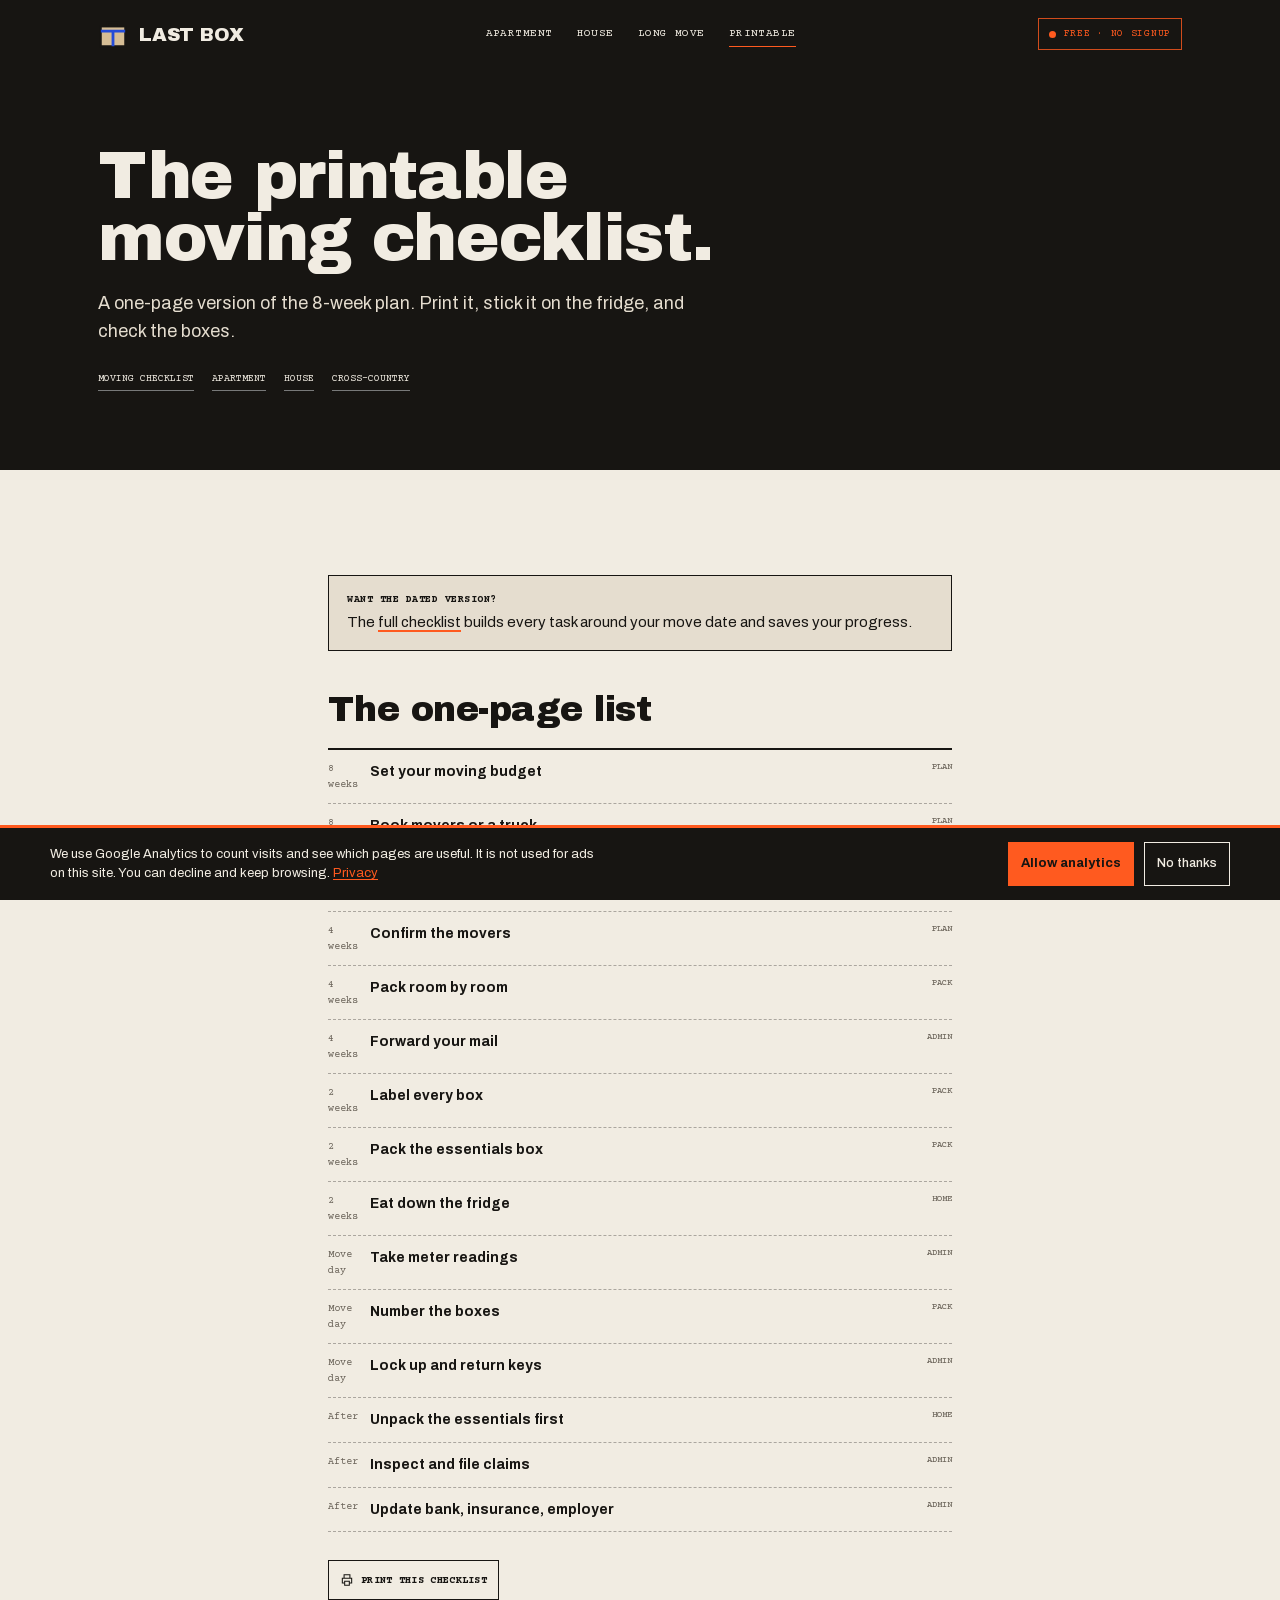
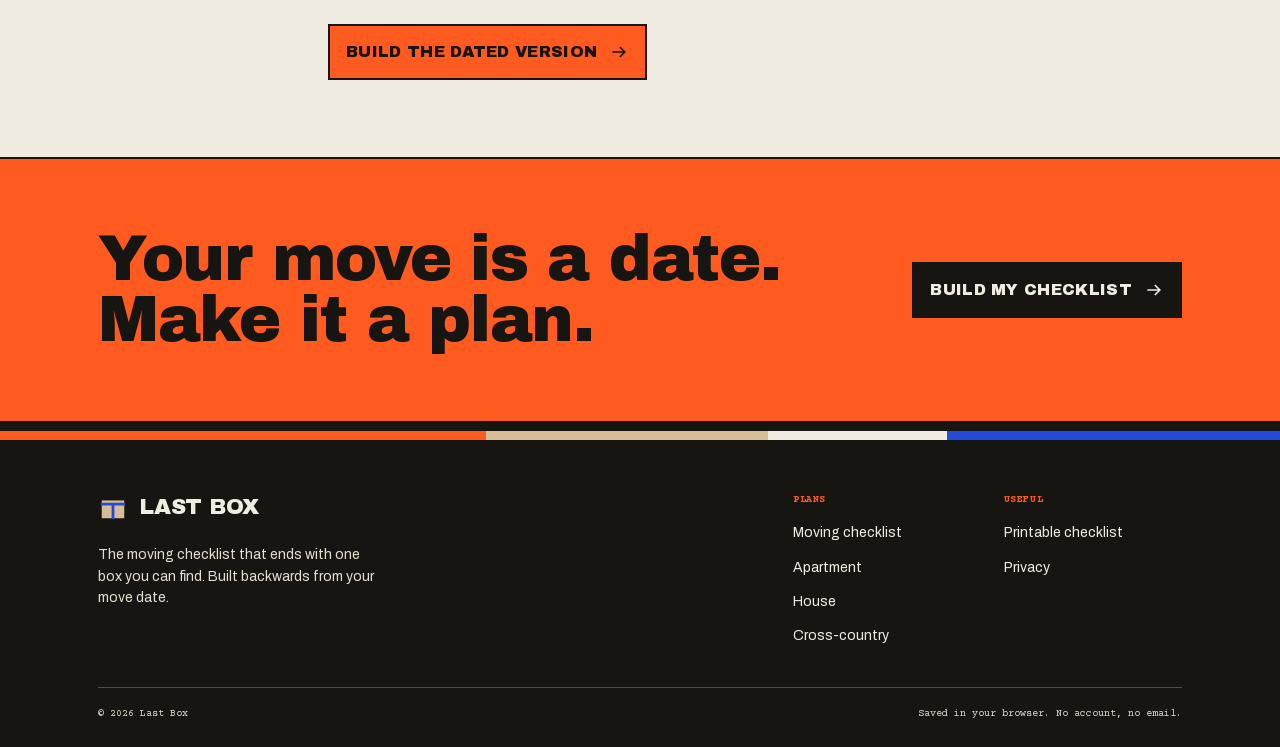
<file: printable-moving-checklist/index.html>
<!doctype html>
<html lang="en">
<head>
<meta charset="utf-8">
<meta name="viewport" content="width=device-width, initial-scale=1">
<title>Printable Moving Checklist (8-Week Plan) | Last Box</title>
<meta name="description" content="A free one-page printable moving checklist, plus a dated version that adapts to your move date and move type.">
<link rel="canonical" href="https://fuchen5737.github.io/last-box/printable-moving-checklist/">
<meta name="theme-color" content="#171512">
<meta name="robots" content="noindex, nofollow">
<meta property="og:type" content="website">
<meta property="og:site_name" content="Last Box">
<meta property="og:title" content="Printable Moving Checklist (8-Week Plan) | Last Box">
<meta property="og:description" content="A free one-page printable moving checklist, plus a dated version that adapts to your move date and move type.">
<meta property="og:url" content="https://fuchen5737.github.io/last-box/printable-moving-checklist/">
<meta property="og:image" content="https://fuchen5737.github.io/last-box/assets/og.png">
<meta property="og:image:width" content="1200">
<meta property="og:image:height" content="630">
<meta name="twitter:card" content="summary_large_image">
<meta name="twitter:title" content="Printable Moving Checklist (8-Week Plan) | Last Box">
<meta name="twitter:description" content="A free one-page printable moving checklist, plus a dated version that adapts to your move date and move type.">
<meta name="twitter:image" content="https://fuchen5737.github.io/last-box/assets/og.png">
<link rel="icon" href="../assets/favicon.svg" type="image/svg+xml">
<link rel="preload" href="../assets/fonts/archivo-black-latin.woff2" as="font" type="font/woff2" crossorigin>
<link rel="preload" href="../assets/fonts/archivo-latin.woff2" as="font" type="font/woff2" crossorigin>
<link rel="stylesheet" href="../assets/styles.css">

<script async src="https://www.googletagmanager.com/gtag/js?id=G-QT91VKFN8L"></script>
<script>window.dataLayer=window.dataLayer||[];function gtag(){dataLayer.push(arguments);}gtag('consent','default',{ad_storage:'denied',ad_user_data:'denied',ad_personalization:'denied',analytics_storage:'denied'});gtag('js',new Date());gtag('config','G-QT91VKFN8L',{anonymize_ip:true,send_page_view:false});</script>
</head>
<body data-page="printable-moving-checklist">
<a class="skip-link" href="#main">Skip to content</a>
<header class="site-header">
  <div class="wrap site-header__inner">
    <a class="brand" href="../" aria-label="Last Box home">
      <svg class="brand__mark" viewBox="0 0 32 32" aria-hidden="true"><rect x="3" y="8" width="26" height="21" fill="#d6bd95" stroke="#171512" stroke-width="2"/><path d="M3 13h26M16 13v16" stroke="#244bd8" stroke-width="3"/><path d="M10 8V4h12v4" fill="none" stroke="#171512" stroke-width="2"/></svg>
      <span>Last Box</span>
    </a>
    <nav class="site-nav" aria-label="Primary">
      <a href="../apartment-moving-checklist/">Apartment</a>
      <a href="../house-moving-checklist/">House</a>
      <a href="../cross-country-moving-checklist/">Long move</a>
      <a href="../printable-moving-checklist/" aria-current="page">Printable</a>
    </nav>
    <span class="header-chip">Free · No signup</span>
  </div>
</header>
<main id="main">
<section class="page-hero">
  <div class="wrap">
    <h1>The printable moving checklist.</h1>
    <p>A one-page version of the 8-week plan. Print it, stick it on the fridge, and check the boxes.</p>
    <div class="page-hero__links">
      <a href="../">Moving checklist</a>
      <a href="../apartment-moving-checklist/">Apartment</a>
      <a href="../house-moving-checklist/">House</a>
      <a href="../cross-country-moving-checklist/">Cross-country</a>
    </div>
  </div>
</section>
<section class="page-body">
  <div class="wrap prose">
    <div class="note-box"><strong>Want the dated version?</strong>The <a href="../">full checklist</a> builds every task around your move date and saves your progress.</div>
    <h2>The one-page list</h2>
    <div class="print-list">
      <div class="print-list__row"><span>8 weeks</span><strong>Set your moving budget</strong><span>Plan</span></div>
<div class="print-list__row"><span>8 weeks</span><strong>Book movers or a truck</strong><span>Plan</span></div>
<div class="print-list__row"><span>8 weeks</span><strong>Start the declutter</strong><span>Pack</span></div>
<div class="print-list__row"><span>4 weeks</span><strong>Confirm the movers</strong><span>Plan</span></div>
<div class="print-list__row"><span>4 weeks</span><strong>Pack room by room</strong><span>Pack</span></div>
<div class="print-list__row"><span>4 weeks</span><strong>Forward your mail</strong><span>Admin</span></div>
<div class="print-list__row"><span>2 weeks</span><strong>Label every box</strong><span>Pack</span></div>
<div class="print-list__row"><span>2 weeks</span><strong>Pack the essentials box</strong><span>Pack</span></div>
<div class="print-list__row"><span>2 weeks</span><strong>Eat down the fridge</strong><span>Home</span></div>
<div class="print-list__row"><span>Move day</span><strong>Take meter readings</strong><span>Admin</span></div>
<div class="print-list__row"><span>Move day</span><strong>Number the boxes</strong><span>Pack</span></div>
<div class="print-list__row"><span>Move day</span><strong>Lock up and return keys</strong><span>Admin</span></div>
<div class="print-list__row"><span>After</span><strong>Unpack the essentials first</strong><span>Home</span></div>
<div class="print-list__row"><span>After</span><strong>Inspect and file claims</strong><span>Admin</span></div>
<div class="print-list__row"><span>After</span><strong>Update bank, insurance, employer</strong><span>Admin</span></div>
    </div>
    <button class="button-quiet" type="button" onclick="window.print()"><svg viewBox="0 0 24 24" fill="none" stroke="currentColor" stroke-width="1.8" aria-hidden="true"><path d="M7 9V3h10v6M7 17H4v-8h16v8h-3M8 14h8v7H8z"/></svg><span>Print this checklist</span></button>
    <div class="section__foot">
      <a class="submit" href="../#generator"><span>Build the dated version</span><svg viewBox="0 0 24 24" fill="none" stroke="currentColor" stroke-width="2" aria-hidden="true"><path d="M4 12h15M13 6l6 6-6 6"/></svg></a>
    </div>
  </div>
</section>
<section class="cta" aria-labelledby="cta-title">
  <div class="wrap cta__inner">
    <h2 id="cta-title">Your move is a date. Make it a plan.</h2>
    <a class="submit" href="../#generator"><span>Build my checklist</span><svg viewBox="0 0 24 24" fill="none" stroke="currentColor" stroke-width="2" aria-hidden="true"><path d="M4 12h15M13 6l6 6-6 6"/></svg></a>
  </div>
</section>
</main>
<footer class="site-footer">
  <div class="site-footer__bar" aria-hidden="true"><span></span><span></span><span></span><span></span></div>
  <div class="wrap">
    <div class="site-footer__inner">
      <div>
        <a class="brand" href="../"><svg class="brand__mark" viewBox="0 0 32 32" aria-hidden="true"><rect x="3" y="8" width="26" height="21" fill="#d6bd95" stroke="#171512" stroke-width="2"/><path d="M3 13h26M16 13v16" stroke="#244bd8" stroke-width="3"/><path d="M10 8V4h12v4" fill="none" stroke="#171512" stroke-width="2"/></svg><span>Last Box</span></a>
        <p class="site-footer__note">The moving checklist that ends with one box you can find. Built backwards from your move date.</p>
      </div>
      <div>
        <h2>Plans</h2>
        <ul>
          <li><a href="../">Moving checklist</a></li>
          <li><a href="../apartment-moving-checklist/">Apartment</a></li>
          <li><a href="../house-moving-checklist/">House</a></li>
          <li><a href="../cross-country-moving-checklist/">Cross-country</a></li>
        </ul>
      </div>
      <div>
        <h2>Useful</h2>
        <ul>
          <li><a href="../printable-moving-checklist/">Printable checklist</a></li>
          <li><a href="../privacy/">Privacy</a></li>
        </ul>
      </div>
    </div>
    <div class="site-footer__bottom">
      <span>© 2026 Last Box</span>
      <span>Saved in your browser. No account, no email.</span>
    </div>
  </div>
</footer>
<div class="toast" id="toast" role="status" aria-live="polite"></div>

<script>window.__GA__={id:"G-QT91VKFN8L",consentHref:"../privacy/"};</script>
<script defer src="../assets/analytics.js"></script>
</body>
</html>
</file>
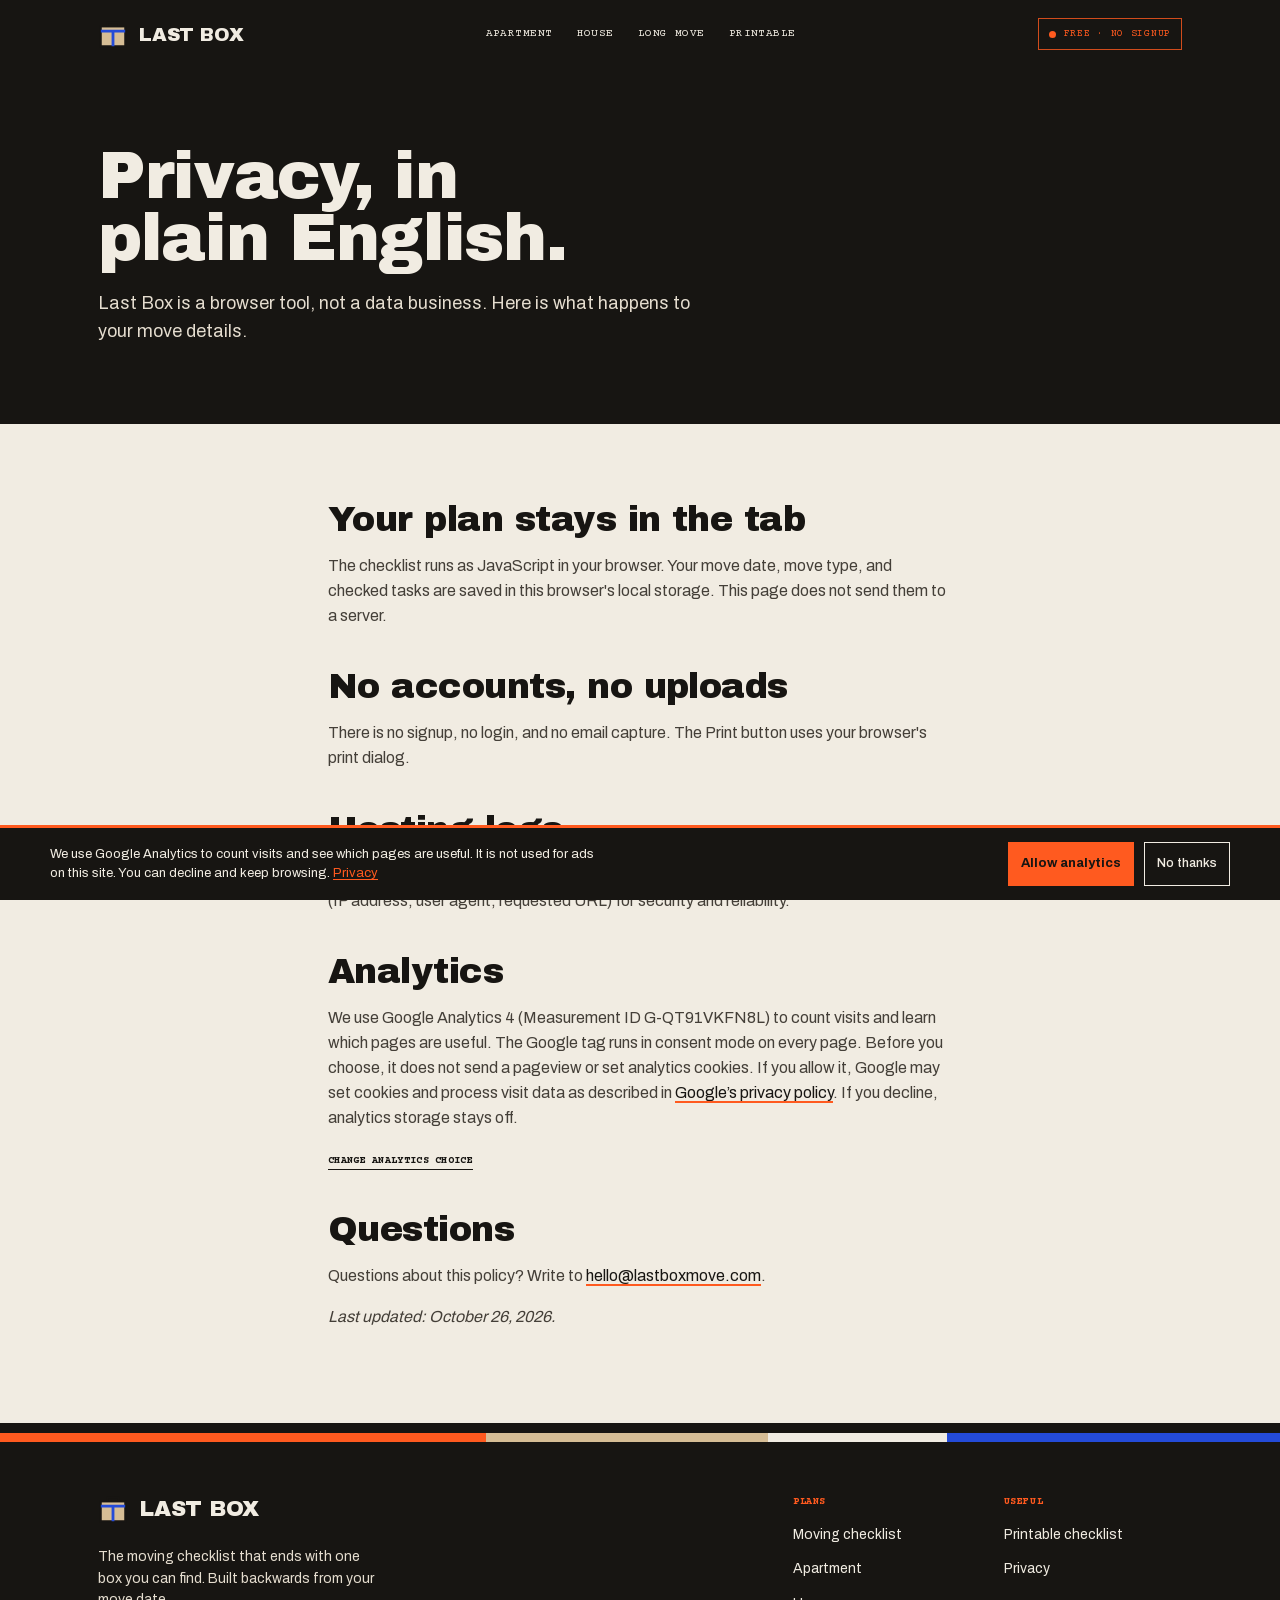
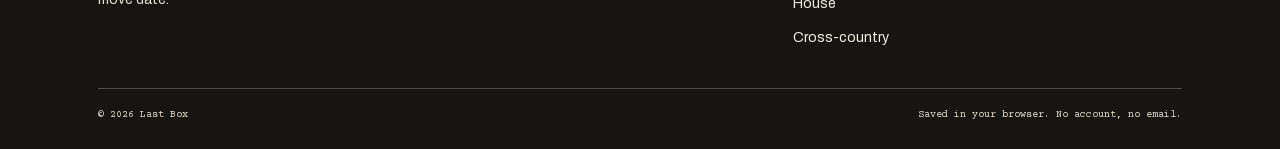
<file: privacy/index.html>
<!doctype html>
<html lang="en">
<head>
<meta charset="utf-8">
<meta name="viewport" content="width=device-width, initial-scale=1">
<title>Privacy — Last Box</title>
<meta name="description" content="How Last Box handles your move details: the checklist runs in your browser, with no accounts and no uploads.">
<link rel="canonical" href="https://fuchen5737.github.io/last-box/privacy/">
<meta name="theme-color" content="#171512">
<meta name="robots" content="noindex, nofollow">
<meta property="og:type" content="website">
<meta property="og:site_name" content="Last Box">
<meta property="og:title" content="Privacy — Last Box">
<meta property="og:description" content="How Last Box handles your move details: the checklist runs in your browser, with no accounts and no uploads.">
<meta property="og:url" content="https://fuchen5737.github.io/last-box/privacy/">
<meta property="og:image" content="https://fuchen5737.github.io/last-box/assets/og.png">
<meta property="og:image:width" content="1200">
<meta property="og:image:height" content="630">
<meta name="twitter:card" content="summary_large_image">
<meta name="twitter:title" content="Privacy — Last Box">
<meta name="twitter:description" content="How Last Box handles your move details: the checklist runs in your browser, with no accounts and no uploads.">
<meta name="twitter:image" content="https://fuchen5737.github.io/last-box/assets/og.png">
<link rel="icon" href="../assets/favicon.svg" type="image/svg+xml">
<link rel="preload" href="../assets/fonts/archivo-black-latin.woff2" as="font" type="font/woff2" crossorigin>
<link rel="preload" href="../assets/fonts/archivo-latin.woff2" as="font" type="font/woff2" crossorigin>
<link rel="stylesheet" href="../assets/styles.css">

<script async src="https://www.googletagmanager.com/gtag/js?id=G-QT91VKFN8L"></script>
<script>window.dataLayer=window.dataLayer||[];function gtag(){dataLayer.push(arguments);}gtag('consent','default',{ad_storage:'denied',ad_user_data:'denied',ad_personalization:'denied',analytics_storage:'denied'});gtag('js',new Date());gtag('config','G-QT91VKFN8L',{anonymize_ip:true,send_page_view:false});</script>
</head>
<body data-page="privacy">
<a class="skip-link" href="#main">Skip to content</a>
<header class="site-header">
  <div class="wrap site-header__inner">
    <a class="brand" href="../" aria-label="Last Box home">
      <svg class="brand__mark" viewBox="0 0 32 32" aria-hidden="true"><rect x="3" y="8" width="26" height="21" fill="#d6bd95" stroke="#171512" stroke-width="2"/><path d="M3 13h26M16 13v16" stroke="#244bd8" stroke-width="3"/><path d="M10 8V4h12v4" fill="none" stroke="#171512" stroke-width="2"/></svg>
      <span>Last Box</span>
    </a>
    <nav class="site-nav" aria-label="Primary">
      <a href="../apartment-moving-checklist/">Apartment</a>
      <a href="../house-moving-checklist/">House</a>
      <a href="../cross-country-moving-checklist/">Long move</a>
      <a href="../printable-moving-checklist/">Printable</a>
    </nav>
    <span class="header-chip">Free · No signup</span>
  </div>
</header>
<main id="main">
<section class="page-hero">
  <div class="wrap">
    <h1>Privacy, in plain English.</h1>
    <p>Last Box is a browser tool, not a data business. Here is what happens to your move details.</p>
    
  </div>
</section>
<section class="page-body">
  <div class="wrap prose">
    <h2>Your plan stays in the tab</h2>
    <p>The checklist runs as JavaScript in your browser. Your move date, move type, and checked tasks are saved in this browser's local storage. This page does not send them to a server.</p>
    <h2>No accounts, no uploads</h2>
    <p>There is no signup, no login, and no email capture. The Print button uses your browser's print dialog.</p>
    <h2>Hosting logs</h2>
    <p>Like any website, the static host that serves these pages may keep standard server logs (IP address, user agent, requested URL) for security and reliability.</p>
    <h2>Analytics</h2>
    <p>We use Google Analytics 4 (Measurement ID G-QT91VKFN8L) to count visits and learn which pages are useful. The Google tag runs in consent mode on every page. Before you choose, it does not send a pageview or set analytics cookies. If you allow it, Google may set cookies and process visit data as described in <a href="https://policies.google.com/privacy" target="_blank" rel="noopener">Google’s privacy policy</a>. If you decline, analytics storage stays off.</p>
    <p><button class="link-button" type="button" data-consent-settings>Change analytics choice</button></p>
    <h2>Questions</h2>
    <p>Questions about this policy? Write to <a href="mailto:hello@lastboxmove.com">hello@lastboxmove.com</a>.</p>
    <p><em>Last updated: October 26, 2026.</em></p>
  </div>
</section>
</main>
<footer class="site-footer">
  <div class="site-footer__bar" aria-hidden="true"><span></span><span></span><span></span><span></span></div>
  <div class="wrap">
    <div class="site-footer__inner">
      <div>
        <a class="brand" href="../"><svg class="brand__mark" viewBox="0 0 32 32" aria-hidden="true"><rect x="3" y="8" width="26" height="21" fill="#d6bd95" stroke="#171512" stroke-width="2"/><path d="M3 13h26M16 13v16" stroke="#244bd8" stroke-width="3"/><path d="M10 8V4h12v4" fill="none" stroke="#171512" stroke-width="2"/></svg><span>Last Box</span></a>
        <p class="site-footer__note">The moving checklist that ends with one box you can find. Built backwards from your move date.</p>
      </div>
      <div>
        <h2>Plans</h2>
        <ul>
          <li><a href="../">Moving checklist</a></li>
          <li><a href="../apartment-moving-checklist/">Apartment</a></li>
          <li><a href="../house-moving-checklist/">House</a></li>
          <li><a href="../cross-country-moving-checklist/">Cross-country</a></li>
        </ul>
      </div>
      <div>
        <h2>Useful</h2>
        <ul>
          <li><a href="../printable-moving-checklist/">Printable checklist</a></li>
          <li><a href="../privacy/">Privacy</a></li>
        </ul>
      </div>
    </div>
    <div class="site-footer__bottom">
      <span>© 2026 Last Box</span>
      <span>Saved in your browser. No account, no email.</span>
    </div>
  </div>
</footer>
<div class="toast" id="toast" role="status" aria-live="polite"></div>

<script>window.__GA__={id:"G-QT91VKFN8L",consentHref:"../privacy/"};</script>
<script defer src="../assets/analytics.js"></script>
</body>
</html>
</file>
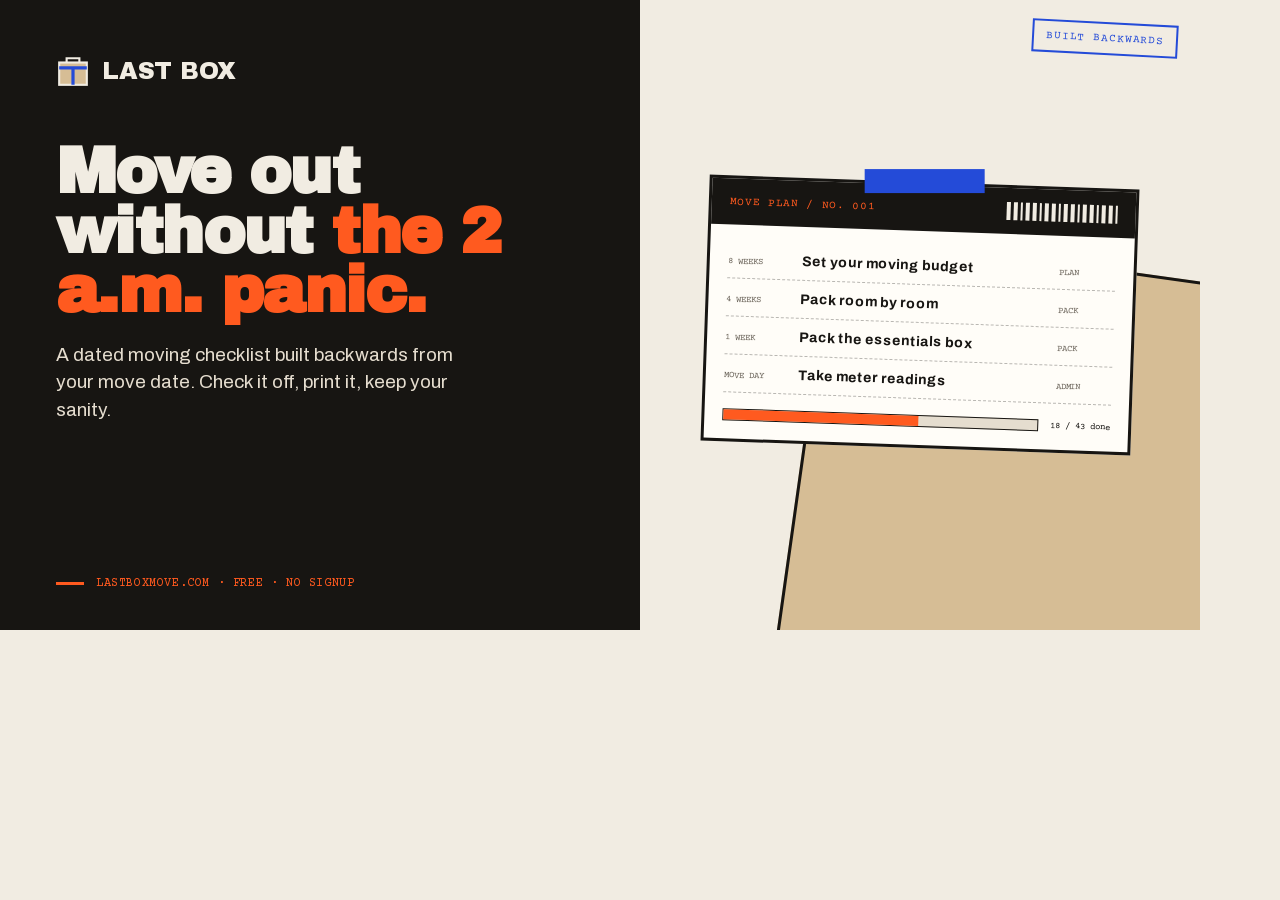
<file: og.html>
<!doctype html>
<html lang="en">
<head>
<meta charset="utf-8">
<meta name="viewport" content="width=device-width, initial-scale=1">
<meta name="robots" content="noindex">
<title>Last Box — social card</title>
<style>
  @font-face { font-family: "Archivo Black"; src: url("./assets/fonts/archivo-black-latin.woff2") format("woff2"); font-weight: 400; font-display: block; }
  @font-face { font-family: "Archivo"; src: url("./assets/fonts/archivo-latin.woff2") format("woff2"); font-weight: 100 900; font-display: block; }
  @font-face { font-family: "Courier Prime"; src: url("./assets/fonts/courier-prime-400.woff2") format("woff2"); font-weight: 400; font-display: block; }
  * { box-sizing: border-box; }
  html, body { margin: 0; width: 1200px; height: 630px; overflow: hidden; }
  body { background: #f1ece2; font-family: "Archivo", Arial, sans-serif; color: #171512; }
  .card { display: grid; grid-template-columns: 640px 1fr; width: 1200px; height: 630px; }
  .copy { background: #171512; color: #f1ece2; padding: 54px 56px 40px; display: flex; flex-direction: column; }
  .brand { display: flex; align-items: center; gap: 12px; font-family: "Archivo Black", Arial, sans-serif; font-size: 24px; text-transform: uppercase; letter-spacing: -.01em; }
  .mark { width: 34px; height: 34px; }
  h1 { margin: 54px 0 0; font-family: "Archivo Black", Arial, sans-serif; font-size: 64px; line-height: .93; letter-spacing: -.025em; max-width: 520px; }
  h1 em { font-style: normal; color: #ff5a1f; }
  p { max-width: 430px; margin: 20px 0 0; color: #e5ddcf; font-size: 19px; line-height: 1.45; }
  .foot { margin-top: auto; display: flex; align-items: center; gap: 12px; font-family: "Courier Prime", monospace; font-size: 12px; color: #ff5a1f; text-transform: uppercase; letter-spacing: .05em; }
  .foot span { width: 28px; height: 3px; background: #ff5a1f; }
  .stage { position: relative; background: #f1ece2; display: grid; place-items: center; overflow: hidden; }
  .stage::before { content: ""; position: absolute; right: -120px; bottom: -160px; width: 520px; height: 520px; background: #d6bd95; border: 3px solid #171512; transform: rotate(8deg); }
  .label { position: relative; z-index: 1; width: 430px; background: #fffdf8; border: 3px solid #171512; transform: rotate(2deg); }
  .tape { position: absolute; top: -16px; left: 50%; width: 120px; height: 24px; background: #244bd8; transform: translateX(-50%) rotate(-2deg); }
  .label__head { display: flex; align-items: center; justify-content: space-between; padding: 14px 18px; background: #171512; color: #f1ece2; font-family: "Courier Prime", monospace; font-size: 11px; letter-spacing: .06em; text-transform: uppercase; }
  .label__head strong { color: #ff5a1f; font-weight: 400; }
  .bars { display: flex; gap: 3px; height: 18px; }
  .bars i { display: block; width: 4px; background: #f1ece2; }
  .bars i:nth-child(3n) { width: 2px; }
  .label__body { padding: 16px 18px 18px; }
  .row { display: grid; grid-template-columns: 64px 1fr 56px; gap: 10px; align-items: baseline; padding: 11px 0; border-bottom: 1px dashed rgba(23,21,18,.3); font-size: 14px; }
  .row span:first-child, .row span:last-child { font-family: "Courier Prime", monospace; font-size: 9px; text-transform: uppercase; color: #6b645a; }
  .row strong { font-size: 14px; }
  .progress { display: grid; grid-template-columns: 1fr auto; gap: 12px; align-items: center; margin-top: 16px; }
  .track { height: 12px; border: 1.5px solid #171512; background: #e5ddcf; }
  .track i { display: block; width: 62%; height: 100%; background: #ff5a1f; }
  .progress b { font-family: "Courier Prime", monospace; font-size: 9px; font-weight: 400; }
  .stamp { position: absolute; right: 22px; top: 22px; z-index: 2; border: 2px solid #244bd8; color: #244bd8; background: #f1ece2; padding: 8px 12px; font-family: "Courier Prime", monospace; font-size: 11px; letter-spacing: .08em; text-transform: uppercase; transform: rotate(3deg); }
</style>
</head>
<body>
<div class="card">
  <div class="copy">
    <div class="brand">
      <svg class="mark" viewBox="0 0 32 32" aria-hidden="true"><rect x="3" y="8" width="26" height="21" fill="#d6bd95" stroke="#f1ece2" stroke-width="2"/><path d="M3 13h26M16 13v16" stroke="#244bd8" stroke-width="3"/><path d="M10 8V4h12v4" fill="none" stroke="#f1ece2" stroke-width="2"/></svg>
      Last Box
    </div>
    <h1>Move out without <em>the 2 a.m. panic.</em></h1>
    <p>A dated moving checklist built backwards from your move date. Check it off, print it, keep your sanity.</p>
    <div class="foot"><span></span>lastboxmove.com · free · no signup</div>
  </div>
  <div class="stage">
    <div class="label">
      <div class="tape"></div>
      <div class="label__head"><strong>Move plan / No. 001</strong><span class="bars"><i></i><i></i><i></i><i></i><i></i><i></i><i></i><i></i><i></i><i></i><i></i><i></i><i></i><i></i><i></i><i></i><i></i><i></i></span></div>
      <div class="label__body">
        <div class="row"><span>8 weeks</span><strong>Set your moving budget</strong><span>Plan</span></div>
        <div class="row"><span>4 weeks</span><strong>Pack room by room</strong><span>Pack</span></div>
        <div class="row"><span>1 week</span><strong>Pack the essentials box</strong><span>Pack</span></div>
        <div class="row"><span>Move day</span><strong>Take meter readings</strong><span>Admin</span></div>
        <div class="progress"><div class="track"><i></i></div><b>18 / 43 done</b></div>
      </div>
    </div>
    <div class="stamp">Built backwards</div>
  </div>
</div>
</body>
</html>
</file>
<file: assets/styles.css>
@font-face {
  font-family: "Archivo Black";
  src: url("./fonts/archivo-black-latin.woff2") format("woff2");
  font-weight: 400;
  font-style: normal;
  font-display: swap;
}

@font-face {
  font-family: "Archivo";
  src: url("./fonts/archivo-latin.woff2") format("woff2");
  font-weight: 100 900;
  font-style: normal;
  font-display: swap;
}

@font-face {
  font-family: "Courier Prime";
  src: url("./fonts/courier-prime-400.woff2") format("woff2");
  font-weight: 400;
  font-style: normal;
  font-display: swap;
}

@font-face {
  font-family: "Courier Prime";
  src: url("./fonts/courier-prime-700.woff2") format("woff2");
  font-weight: 700;
  font-style: normal;
  font-display: swap;
}

:root {
  --paper: #f1ece2;
  --paper-deep: #e5ddcf;
  --kraft: #d6bd95;
  --white: #fffdf8;
  --ink: #171512;
  --ink-soft: #443f38;
  --ink-mute: #6b645a;
  --orange: #ff5a1f;
  --tape: #244bd8;
  --tape-dark: #17349a;
  --display: "Archivo Black", Impact, sans-serif;
  --body: "Archivo", "Helvetica Neue", Arial, sans-serif;
  --mono: "Courier Prime", "Courier New", monospace;
  --max: 1180px;
  --gutter: clamp(20px, 4vw, 48px);
  --consent-bg: #171512;
  --consent-fg: #f1ece2;
  --consent-accent: #ff5a1f;
  --ease: cubic-bezier(0.16, 1, 0.3, 1);
}

*,
*::before,
*::after {
  box-sizing: border-box;
}

[hidden] {
  display: none !important;
}

html {
  background: var(--paper);
  scroll-behavior: smooth;
  scrollbar-color: var(--ink) var(--paper);
}

::-webkit-scrollbar {
  width: 12px;
}

::-webkit-scrollbar-track {
  background: var(--paper);
}

::-webkit-scrollbar-thumb {
  background: var(--ink);
  border: 3px solid var(--paper);
}

body {
  margin: 0;
  background: var(--paper);
  color: var(--ink);
  font-family: var(--body);
  font-size: 17px;
  line-height: 1.55;
  -webkit-font-smoothing: antialiased;
  text-rendering: optimizeLegibility;
}

::selection {
  background: var(--orange);
  color: var(--ink);
}

:focus-visible {
  outline: 2px solid var(--tape);
  outline-offset: 3px;
}

.site-header :focus-visible,
.site-footer :focus-visible {
  outline-color: var(--orange);
}

a {
  color: inherit;
  text-underline-offset: 0.18em;
}

img,
svg {
  display: block;
  max-width: 100%;
}

button,
input {
  font: inherit;
  color: inherit;
}

button {
  cursor: pointer;
}

a.submit {
  text-decoration: none;
}

.wrap {
  width: 100%;
  max-width: var(--max);
  margin: 0 auto;
  padding-inline: var(--gutter);
}

.skip-link {
  position: absolute;
  left: 16px;
  top: -60px;
  z-index: 100;
  background: var(--orange);
  color: var(--ink);
  padding: 10px 14px;
  font-family: var(--mono);
  font-size: 12px;
  text-decoration: none;
}

.skip-link:focus {
  top: 12px;
}

/* Header */
.site-header {
  background: var(--ink);
  color: var(--paper);
}

.site-header__inner {
  min-height: 68px;
  display: flex;
  align-items: center;
  justify-content: space-between;
  gap: 24px;
}

.brand {
  display: inline-flex;
  align-items: center;
  gap: 11px;
  color: var(--paper);
  text-decoration: none;
  font-family: var(--display);
  font-size: 19px;
  line-height: 1;
  letter-spacing: -0.01em;
  text-transform: uppercase;
}

.brand__mark {
  width: 30px;
  height: 30px;
  flex: none;
}

.site-nav {
  display: flex;
  align-items: center;
  gap: 24px;
  font-family: var(--mono);
  font-size: 11px;
  letter-spacing: 0.04em;
  text-transform: uppercase;
}

.site-nav a {
  color: var(--paper);
  text-decoration: none;
  padding-block: 4px;
  border-bottom: 1px solid transparent;
}

.site-nav a:hover,
.site-nav a[aria-current="page"] {
  border-bottom-color: var(--orange);
}

.header-chip {
  display: inline-flex;
  align-items: center;
  gap: 8px;
  border: 1px solid rgba(255, 90, 31, 0.8);
  color: var(--orange);
  padding: 7px 10px;
  font-family: var(--mono);
  font-size: 10px;
  letter-spacing: 0.07em;
  text-transform: uppercase;
  white-space: nowrap;
}

.header-chip::before {
  content: "";
  width: 7px;
  height: 7px;
  background: var(--orange);
  border-radius: 50%;
}

/* Hero */
.hero {
  position: relative;
  overflow: hidden;
  background: var(--paper);
  border-bottom: 2px solid var(--ink);
}

.hero::before {
  content: "";
  position: absolute;
  top: 0;
  right: 0;
  width: 42%;
  height: 100%;
  background: var(--paper-deep);
  border-left: 2px solid var(--ink);
}

.hero__inner {
  position: relative;
  z-index: 1;
  display: grid;
  grid-template-columns: minmax(0, 1.03fr) minmax(360px, 0.97fr);
  gap: clamp(36px, 5vw, 72px);
  align-items: start;
  padding-block: clamp(46px, 6vw, 76px) clamp(56px, 7vw, 92px);
}

.hero__copy {
  max-width: 650px;
  padding-top: 8px;
}

.hero h1 {
  margin: 0;
  font-family: var(--display);
  font-size: clamp(3rem, 5.8vw, 5.1rem);
  font-weight: 400;
  line-height: 0.92;
  letter-spacing: -0.025em;
  text-wrap: balance;
}

.hero h1 em {
  font-style: normal;
  color: var(--orange);
}

.hero__sub {
  max-width: 46ch;
  margin: 24px 0 0;
  color: var(--ink-soft);
  font-size: clamp(1.03rem, 1.4vw, 1.18rem);
  line-height: 1.55;
}

.hero__trust {
  display: flex;
  align-items: center;
  gap: 9px;
  margin-top: 26px;
  font-family: var(--mono);
  font-size: 11px;
  letter-spacing: 0.02em;
  color: var(--ink-mute);
}

.hero__trust svg {
  width: 14px;
  height: 14px;
  flex: none;
}

.hero__note {
  max-width: 40ch;
  margin: 34px 0 0;
  padding-top: 18px;
  border-top: 1px dashed rgba(23, 21, 18, 0.35);
  font-family: var(--mono);
  font-size: 11px;
  line-height: 1.55;
  color: var(--ink-mute);
}

/* Box + label form */
.box-stack {
  position: relative;
  padding: 24px 0 0 24px;
}

.box-stack::before {
  content: "";
  position: absolute;
  inset: 0;
  background: var(--kraft);
  border: 2px solid var(--ink);
}

.box-stack::after {
  content: "";
  position: absolute;
  top: 6px;
  left: 50%;
  width: 104px;
  height: 22px;
  background: var(--tape);
  transform: translateX(-50%) rotate(-2deg);
}

.move-form {
  position: relative;
  z-index: 1;
  background: var(--white);
  border: 2px solid var(--ink);
}

.move-form__head {
  display: flex;
  align-items: center;
  justify-content: space-between;
  gap: 16px;
  padding: 13px 18px;
  border-bottom: 2px solid var(--ink);
  background: var(--ink);
  color: var(--paper);
  font-family: var(--mono);
  font-size: 10px;
  letter-spacing: 0.08em;
  text-transform: uppercase;
}

.move-form__head strong {
  color: var(--orange);
  font-weight: 700;
}

.barcode {
  width: 92px;
  height: 20px;
  color: var(--paper);
}

.move-form__body {
  padding: 20px 18px 18px;
}

.field {
  display: grid;
  gap: 6px;
  margin-bottom: 16px;
}

.field label,
.fieldset legend {
  font-family: var(--mono);
  font-size: 10px;
  font-weight: 700;
  letter-spacing: 0.05em;
  text-transform: uppercase;
  color: var(--ink-soft);
}

.field input {
  width: 100%;
  min-height: 46px;
  padding: 8px 10px;
  border: 1.5px solid var(--ink);
  border-radius: 0;
  background: var(--paper);
  font-family: var(--body);
  font-size: 17px;
  font-weight: 600;
  color: var(--ink);
  caret-color: var(--orange);
}

.field input:hover {
  background: var(--white);
}

.field input:focus {
  outline: 2px solid var(--tape);
  outline-offset: 1px;
}

.field input[aria-invalid="true"] {
  border-color: #b3200b;
  background: #fff1ed;
}

.field__hint,
.field__error {
  margin: 0;
  font-size: 12px;
  line-height: 1.4;
  color: var(--ink-mute);
}

.field__error {
  color: #9d1c08;
  font-weight: 700;
}

.fieldset {
  margin: 2px 0 18px;
  padding: 0;
  border: 0;
}

.fieldset > legend {
  padding: 0;
  margin-bottom: 7px;
}

.type-grid {
  display: grid;
  grid-template-columns: repeat(3, minmax(0, 1fr));
  gap: 6px;
}

.type-option {
  position: relative;
  display: block;
}

.type-option input {
  position: absolute;
  opacity: 0;
  pointer-events: none;
}

.type-option span {
  display: flex;
  flex-direction: column;
  gap: 4px;
  min-height: 72px;
  padding: 9px 8px;
  border: 1.5px solid rgba(23, 21, 18, 0.4);
  background: var(--white);
  font-family: var(--body);
  font-size: 13px;
  font-weight: 700;
  line-height: 1.2;
  cursor: pointer;
  transition: background 150ms ease, border-color 150ms ease;
}

.type-option span::before {
  content: "";
  width: 11px;
  height: 11px;
  border: 1.5px solid var(--ink);
  background: var(--swatch, var(--paper));
}

.type-option small {
  font-family: var(--mono);
  font-size: 9px;
  font-weight: 400;
  line-height: 1.3;
  color: var(--ink-mute);
}

.type-option:nth-child(1) span {
  --swatch: var(--tape);
}

.type-option:nth-child(2) span {
  --swatch: var(--orange);
}

.type-option:nth-child(3) span {
  --swatch: var(--kraft);
}

.type-option span:hover {
  border-color: var(--ink);
  background: var(--paper);
}

.type-option input:checked + span {
  background: var(--ink);
  border-color: var(--ink);
  color: var(--paper);
}

.type-option input:checked + span small {
  color: var(--paper-deep);
}

.type-option input:checked + span::before {
  background: var(--orange);
  border-color: var(--orange);
}

.type-option input:focus-visible + span {
  outline: 2px solid var(--tape);
  outline-offset: 2px;
}

.submit {
  display: flex;
  align-items: center;
  justify-content: space-between;
  gap: 12px;
  width: 100%;
  min-height: 56px;
  padding: 12px 16px;
  border: 2px solid var(--ink);
  background: var(--orange);
  color: var(--ink);
  font-family: var(--display);
  font-size: 16px;
  letter-spacing: 0.02em;
  text-transform: uppercase;
  transition: background 150ms ease, transform 150ms ease;
}

.submit:hover {
  background: var(--paper);
}

.submit:active {
  transform: translateY(1px);
}

.submit svg {
  width: 20px;
  height: 20px;
  flex: none;
}

.submit[disabled] {
  cursor: wait;
  opacity: 0.7;
}

.move-form__foot {
  margin: 10px 0 0;
  font-family: var(--mono);
  font-size: 10px;
  color: var(--ink-mute);
  text-align: center;
}

/* Plan */
.plan {
  padding-block: clamp(44px, 6vw, 78px);
}

.plan__intro {
  display: flex;
  align-items: end;
  justify-content: space-between;
  gap: 24px;
  max-width: 980px;
  margin: 0 auto 16px;
}

.plan__intro h2 {
  margin: 0;
  font-family: var(--display);
  font-size: clamp(1.9rem, 3.5vw, 2.8rem);
  font-weight: 400;
  line-height: 1;
  letter-spacing: -0.02em;
}

.plan__intro p {
  max-width: 40ch;
  margin: 0 0 2px;
  color: var(--ink-soft);
  font-size: 15px;
}

.manifest {
  max-width: 980px;
  margin: 0 auto;
  border: 2px solid var(--ink);
  background: var(--white);
}

.manifest__head {
  display: flex;
  align-items: center;
  justify-content: space-between;
  gap: 20px;
  padding: 14px 18px;
  background: var(--kraft);
  border-bottom: 2px solid var(--ink);
}

.manifest__title {
  display: flex;
  align-items: center;
  gap: 14px;
}

.manifest__title h3 {
  margin: 0;
  font-family: var(--mono);
  font-size: 12px;
  font-weight: 700;
  letter-spacing: 0.07em;
  text-transform: uppercase;
}

.manifest__title span {
  font-family: var(--mono);
  font-size: 10px;
  color: var(--ink-soft);
}

.manifest__tools {
  display: flex;
  gap: 8px;
  flex-wrap: wrap;
}

.button-quiet {
  display: inline-flex;
  align-items: center;
  justify-content: center;
  gap: 7px;
  min-height: 40px;
  padding: 7px 11px;
  border: 1.5px solid var(--ink);
  background: transparent;
  color: var(--ink);
  font-family: var(--mono);
  font-size: 10px;
  font-weight: 700;
  letter-spacing: 0.03em;
  text-transform: uppercase;
  transition: background 150ms ease;
}

.button-quiet svg {
  width: 14px;
  height: 14px;
  flex: none;
}

.button-quiet:hover {
  background: var(--orange);
}

.button-quiet:disabled {
  cursor: not-allowed;
  opacity: 0.4;
}

.progress {
  display: grid;
  grid-template-columns: minmax(0, 1fr) auto;
  align-items: center;
  gap: 16px;
  padding: 13px 18px;
  border-bottom: 1px dashed rgba(23, 21, 18, 0.4);
}

.progress__track {
  height: 14px;
  border: 1.5px solid var(--ink);
  background: var(--paper-deep);
}

.progress__bar {
  width: 0;
  height: 100%;
  background: var(--orange);
  transition: width 280ms var(--ease);
}

.progress__label {
  font-family: var(--mono);
  font-size: 10px;
  font-weight: 700;
  letter-spacing: 0.02em;
  white-space: nowrap;
}

.plan-empty {
  padding: 24px 18px 28px;
}

.plan-empty__note {
  display: flex;
  align-items: center;
  gap: 9px;
  margin: 0 0 16px;
  font-family: var(--mono);
  font-size: 11px;
  color: var(--ink-soft);
}

.plan-empty__note span {
  border: 1px solid var(--ink);
  padding: 2px 5px;
  font-size: 9px;
  text-transform: uppercase;
}

.sample {
  display: grid;
  grid-template-columns: 34px minmax(0, 1fr) 76px;
  align-items: center;
  gap: 12px;
  min-height: 48px;
  border-top: 1px dashed rgba(23, 21, 18, 0.3);
  color: var(--ink-mute);
}

.sample:first-of-type {
  border-top: 0;
}

.sample__box {
  width: 22px;
  height: 22px;
  border: 1.5px solid var(--ink-mute);
}

.sample strong {
  font-size: 14px;
  font-weight: 600;
  color: var(--ink-soft);
}

.sample em {
  font-family: var(--mono);
  font-size: 9px;
  font-style: normal;
  text-transform: uppercase;
}

.empty-actions {
  display: flex;
  align-items: center;
  gap: 14px;
  flex-wrap: wrap;
  margin-top: 20px;
}

.link-button {
  padding: 0;
  border: 0;
  border-bottom: 1px solid currentColor;
  background: transparent;
  color: var(--ink);
  font-family: var(--mono);
  font-size: 10px;
  font-weight: 700;
  letter-spacing: 0.03em;
  text-transform: uppercase;
}

.link-button:hover {
  color: var(--orange);
}

.task-list {
  list-style: none;
  margin: 0;
  padding: 0;
}

.phase {
  border-top: 2px solid var(--ink);
}

.phase__head {
  display: flex;
  align-items: baseline;
  justify-content: space-between;
  gap: 18px;
  padding: 10px 18px;
  background: var(--ink);
  color: var(--paper);
}

.phase__head h3 {
  margin: 0;
  font-family: var(--display);
  font-size: 18px;
  font-weight: 400;
  letter-spacing: 0.01em;
  text-transform: uppercase;
}

.phase__head span {
  font-family: var(--mono);
  font-size: 10px;
  color: var(--orange);
}

.task {
  display: grid;
  grid-template-columns: 34px minmax(0, 1fr);
  gap: 12px;
  padding: 13px 18px;
  border-bottom: 1px dashed rgba(23, 21, 18, 0.28);
}

.task:last-child {
  border-bottom: 0;
}

.task:hover {
  background: #fff4ec;
}

.task__check {
  display: grid;
  place-items: start center;
  padding-top: 2px;
  cursor: pointer;
}

.task__check input {
  position: absolute;
  opacity: 0;
  pointer-events: none;
}

.task__box {
  display: grid;
  place-items: center;
  width: 24px;
  height: 24px;
  border: 1.8px solid var(--ink);
  background: var(--white);
}

.task__box::after {
  content: "";
  width: 12px;
  height: 7px;
  border-left: 3px solid var(--ink);
  border-bottom: 3px solid var(--ink);
  transform: rotate(-45deg) translate(1px, -1px) scale(0);
  transition: transform 140ms var(--ease);
}

.task__check input:checked + .task__box {
  background: var(--orange);
}

.task__check input:checked + .task__box::after {
  transform: rotate(-45deg) translate(1px, -1px) scale(1);
}

.task__check input:focus-visible + .task__box {
  outline: 2px solid var(--tape);
  outline-offset: 2px;
}

.task__body {
  min-width: 0;
}

.task h4 {
  margin: 0;
  font-size: 16px;
  font-weight: 700;
  line-height: 1.3;
}

.task p {
  margin: 3px 0 0;
  color: var(--ink-soft);
  font-size: 13px;
  line-height: 1.45;
}

.task__meta {
  display: flex;
  align-items: center;
  gap: 10px;
  flex-wrap: wrap;
  margin-top: 6px;
  font-family: var(--mono);
  font-size: 9px;
  text-transform: uppercase;
  color: var(--ink-mute);
}

.tag {
  border: 1px solid rgba(23, 21, 18, 0.35);
  padding: 2px 5px;
  color: var(--ink-soft);
}

.due {
  color: var(--ink-mute);
}

.due--past {
  color: #9d1c08;
  font-weight: 700;
}

.task.is-done h4 {
  color: var(--ink-mute);
  text-decoration: line-through;
  text-decoration-thickness: 1.5px;
}

.task.is-done p {
  opacity: 0.6;
}

.plan__foot {
  display: flex;
  align-items: center;
  justify-content: space-between;
  gap: 18px;
  flex-wrap: wrap;
  max-width: 980px;
  margin: 16px auto 0;
  font-family: var(--mono);
  font-size: 10px;
  color: var(--ink-mute);
}

.plan__foot .link-button {
  font-size: 10px;
}

/* Sections */
.section {
  padding-block: clamp(52px, 7vw, 88px);
  border-top: 2px solid var(--ink);
}

.section--tape {
  background: var(--tape);
  color: var(--paper);
  border-top-color: var(--ink);
}

.section__head {
  max-width: 780px;
  margin-bottom: clamp(28px, 4vw, 44px);
}

.section__head h2 {
  margin: 0;
  font-family: var(--display);
  font-size: clamp(2.1rem, 4.2vw, 3.5rem);
  font-weight: 400;
  line-height: 0.98;
  letter-spacing: -0.02em;
  text-wrap: balance;
}

.section__head p {
  max-width: 62ch;
  margin: 16px 0 0;
  color: var(--ink-soft);
  font-size: 16px;
}

.section--tape .section__head p {
  color: #dfe4ff;
}

.rules {
  display: grid;
  grid-template-columns: repeat(3, minmax(0, 1fr));
  border-top: 2px solid var(--ink);
}

.rule {
  padding: 20px 26px 4px 0;
  border-right: 1.5px solid var(--ink);
}

.rule:last-child {
  border-right: 0;
  padding-right: 0;
}

.rule + .rule {
  padding-left: 26px;
}

.rule__num {
  font-family: var(--mono);
  font-size: 10px;
  color: var(--ink-mute);
}

.rule h3 {
  margin: 22px 0 8px;
  font-family: var(--display);
  font-size: clamp(1.3rem, 2.2vw, 1.7rem);
  font-weight: 400;
  line-height: 1.05;
  letter-spacing: -0.01em;
}

.rule p {
  max-width: 32ch;
  margin: 0;
  color: var(--ink-soft);
  font-size: 14px;
}

.coverage {
  display: grid;
  grid-template-columns: 1.1fr 0.9fr;
  gap: clamp(32px, 6vw, 80px);
  align-items: start;
}

.coverage__list {
  border-top: 2px solid var(--ink);
}

.coverage__item {
  display: grid;
  grid-template-columns: 100px minmax(0, 1fr) auto;
  gap: 12px;
  align-items: baseline;
  padding: 13px 0;
  border-bottom: 1px dashed rgba(23, 21, 18, 0.32);
}

.coverage__item span:first-child {
  font-family: var(--mono);
  font-size: 10px;
  color: var(--ink-mute);
  white-space: nowrap;
}

.coverage__item strong {
  font-size: 15px;
  font-weight: 700;
}

.coverage__item em {
  font-family: var(--mono);
  font-size: 9px;
  font-style: normal;
  text-transform: uppercase;
  color: var(--ink-mute);
  text-align: right;
}

.section--tape .coverage__list {
  border-top-color: var(--paper);
}

.section--tape .coverage__item {
  border-bottom-color: rgba(238, 241, 245, 0.25);
}

.section--tape .coverage__item span:first-child,
.section--tape .coverage__item em {
  color: #dfe4ff;
}

.section--tape .coverage__item strong {
  color: var(--paper);
}

.section__foot {
  display: flex;
  align-items: center;
  gap: 18px;
  flex-wrap: wrap;
  margin-top: 24px;
}

.text-link {
  display: inline-flex;
  align-items: center;
  gap: 8px;
  color: var(--ink);
  font-family: var(--mono);
  font-size: 11px;
  font-weight: 700;
  letter-spacing: 0.03em;
  text-transform: uppercase;
  text-decoration: none;
  border-bottom: 1.5px solid var(--ink);
  padding-bottom: 4px;
}

.text-link:hover {
  color: var(--orange);
  border-color: var(--orange);
}

.text-link svg {
  width: 14px;
  height: 14px;
}

.section--tape .text-link {
  color: var(--paper);
  border-color: var(--orange);
}

.section--tape .text-link:hover {
  color: var(--orange);
}

.faq {
  display: grid;
  grid-template-columns: minmax(240px, 0.72fr) minmax(0, 1.28fr);
  gap: clamp(32px, 6vw, 88px);
  align-items: start;
}

.faq__intro h2 {
  margin: 0;
  font-family: var(--display);
  font-size: clamp(2rem, 3.8vw, 3rem);
  font-weight: 400;
  line-height: 1;
  letter-spacing: -0.02em;
}

.faq__intro p {
  max-width: 30ch;
  margin: 16px 0 0;
  color: var(--ink-soft);
  font-size: 15px;
}

.faq-list {
  border-top: 2px solid var(--ink);
}

.faq-item {
  border-bottom: 1px solid rgba(23, 21, 18, 0.3);
}

.faq-item summary {
  display: flex;
  align-items: center;
  justify-content: space-between;
  gap: 18px;
  padding: 17px 0;
  list-style: none;
  cursor: pointer;
  font-size: clamp(1rem, 1.6vw, 1.15rem);
  font-weight: 700;
}

.faq-item summary::-webkit-details-marker {
  display: none;
}

.faq-item summary::after {
  content: "+";
  flex: none;
  font-family: var(--mono);
  font-size: 20px;
  font-weight: 400;
}

.faq-item[open] summary::after {
  content: "−";
  color: var(--orange);
}

.faq-item p {
  max-width: 66ch;
  margin: 0;
  padding: 0 0 18px;
  color: var(--ink-soft);
  font-size: 15px;
}

.cta {
  background: var(--orange);
  color: var(--ink);
  padding-block: clamp(44px, 6vw, 70px);
  border-top: 2px solid var(--ink);
}

.cta__inner {
  display: flex;
  align-items: center;
  justify-content: space-between;
  gap: 28px;
  flex-wrap: wrap;
}

.cta h2 {
  max-width: 16ch;
  margin: 0;
  font-family: var(--display);
  font-size: clamp(2.2rem, 5vw, 4.1rem);
  font-weight: 400;
  line-height: 0.95;
  letter-spacing: -0.02em;
}

.cta .submit {
  width: auto;
  min-width: 240px;
  background: var(--ink);
  color: var(--paper);
  border-color: var(--ink);
}

.cta .submit:hover {
  background: var(--tape);
  color: var(--paper);
}

/* Content pages */
.page-hero {
  background: var(--ink);
  color: var(--paper);
  padding-block: clamp(46px, 6vw, 82px);
  border-bottom: 2px solid var(--ink);
}

.page-hero h1 {
  max-width: 16ch;
  margin: 0;
  font-family: var(--display);
  font-size: clamp(2.7rem, 5.2vw, 4.6rem);
  font-weight: 400;
  line-height: 0.94;
  letter-spacing: -0.02em;
  text-wrap: balance;
}

.page-hero p {
  max-width: 56ch;
  margin: 20px 0 0;
  color: var(--paper-deep);
  font-size: clamp(1rem, 1.4vw, 1.15rem);
}

.page-hero__links {
  display: flex;
  gap: 18px;
  flex-wrap: wrap;
  margin-top: 26px;
  font-family: var(--mono);
  font-size: 10px;
  text-transform: uppercase;
}

.page-hero__links a {
  color: var(--paper);
  text-decoration: none;
  border-bottom: 1px solid rgba(238, 241, 245, 0.45);
  padding-bottom: 3px;
}

.page-hero__links a:hover {
  color: var(--orange);
  border-color: var(--orange);
}

.page-body {
  padding-block: clamp(44px, 6vw, 80px);
}

.prose {
  max-width: 720px;
  margin-inline: auto;
}

.prose h2 {
  margin: 40px 0 12px;
  font-family: var(--display);
  font-size: clamp(1.7rem, 2.8vw, 2.2rem);
  font-weight: 400;
  line-height: 1.05;
  letter-spacing: -0.015em;
}

.prose h2:first-child {
  margin-top: 0;
}

.prose p,
.prose li {
  color: var(--ink-soft);
  font-size: 16px;
}

.prose ul {
  padding-left: 1.2em;
  margin: 12px 0;
}

.prose li {
  margin: 6px 0;
}

.prose a {
  color: var(--ink);
  text-decoration-color: var(--orange);
  text-decoration-thickness: 2px;
}

.prose .submit,
.section__foot .submit {
  width: auto;
  display: inline-flex;
  justify-content: center;
}

.note-box {
  margin: 28px 0;
  padding: 16px 18px;
  border: 1.5px solid var(--ink);
  background: var(--paper-deep);
  font-size: 15px;
}

.note-box strong {
  display: block;
  margin-bottom: 4px;
  font-family: var(--mono);
  font-size: 10px;
  letter-spacing: 0.05em;
  text-transform: uppercase;
}

.print-list {
  border-top: 2px solid var(--ink);
  margin: 20px 0 28px;
}

.print-list__row {
  display: grid;
  grid-template-columns: 30px minmax(0, 1fr) auto;
  gap: 12px;
  padding: 11px 0;
  border-bottom: 1px dashed rgba(23, 21, 18, 0.32);
  font-size: 14px;
}

.print-list__row span:first-child {
  font-family: var(--mono);
  font-size: 10px;
  color: var(--ink-mute);
}

.print-list__row span:last-child {
  font-family: var(--mono);
  font-size: 9px;
  text-transform: uppercase;
  color: var(--ink-mute);
}

/* Footer */
.site-footer {
  background: var(--ink);
  color: var(--paper);
  padding-top: 10px;
}

.site-footer__bar {
  display: grid;
  grid-template-columns: 38% 22% 14% 26%;
  height: 9px;
  margin-bottom: clamp(34px, 5vw, 52px);
}

.site-footer__bar span:nth-child(1) {
  background: var(--orange);
}

.site-footer__bar span:nth-child(2) {
  background: var(--kraft);
}

.site-footer__bar span:nth-child(3) {
  background: var(--paper);
}

.site-footer__bar span:nth-child(4) {
  background: var(--tape);
}

.site-footer__inner {
  display: grid;
  grid-template-columns: minmax(0, 1.3fr) repeat(2, minmax(120px, 0.35fr));
  gap: 32px;
  padding-bottom: 38px;
}

.site-footer .brand {
  font-size: 22px;
}

.site-footer__note {
  max-width: 36ch;
  margin: 14px 0 0;
  color: var(--paper-deep);
  font-size: 14px;
}

.site-footer h2 {
  margin: 0 0 12px;
  font-family: var(--mono);
  font-size: 10px;
  font-weight: 700;
  letter-spacing: 0.06em;
  text-transform: uppercase;
  color: var(--orange);
}

.site-footer ul {
  list-style: none;
  margin: 0;
  padding: 0;
  display: grid;
  gap: 8px;
}

.site-footer a {
  color: var(--paper);
  text-decoration: none;
  font-size: 14px;
}

.site-footer a:hover {
  text-decoration: underline;
  text-decoration-color: var(--orange);
}

.site-footer__bottom {
  display: flex;
  align-items: center;
  justify-content: space-between;
  gap: 18px;
  flex-wrap: wrap;
  padding-block: 18px 26px;
  border-top: 1px solid rgba(238, 241, 245, 0.25);
  font-family: var(--mono);
  font-size: 10px;
  color: var(--paper-deep);
}

.toast {
  position: fixed;
  left: 50%;
  bottom: 24px;
  z-index: 60;
  transform: translate(-50%, 18px);
  max-width: calc(100% - 32px);
  padding: 11px 16px;
  border: 1.5px solid var(--orange);
  background: var(--ink);
  color: var(--paper);
  font-family: var(--mono);
  font-size: 11px;
  opacity: 0;
  pointer-events: none;
  transition: opacity 180ms ease, transform 240ms var(--ease);
}

.toast.is-visible {
  opacity: 1;
  transform: translate(-50%, 0);
}

.sr-only {
  position: absolute;
  width: 1px;
  height: 1px;
  padding: 0;
  margin: -1px;
  overflow: hidden;
  clip: rect(0, 0, 0, 0);
  white-space: nowrap;
  border: 0;
}

.reveal {
  animation: rise-in 650ms var(--ease) both;
}

.reveal--2 {
  animation-delay: 90ms;
}

@keyframes rise-in {
  from {
    opacity: 0;
    transform: translateY(14px);
  }
  to {
    opacity: 1;
    transform: translateY(0);
  }
}

@media (max-width: 1020px) {
  .hero__inner {
    grid-template-columns: 1fr;
    gap: 42px;
  }

  .hero__copy {
    max-width: 760px;
  }

  .box-stack {
    max-width: 620px;
  }

  .coverage {
    grid-template-columns: 1fr;
  }
}

@media (max-width: 820px) {
  .site-nav {
    display: none;
  }

  .plan__intro {
    align-items: start;
    flex-direction: column;
    gap: 10px;
  }

  .manifest__head {
    align-items: flex-start;
    flex-direction: column;
  }

  .manifest__tools {
    width: 100%;
  }

  .button-quiet {
    flex: 1;
  }

  .rules {
    grid-template-columns: 1fr;
    border-top: 0;
  }

  .rule {
    border-right: 0;
    border-top: 2px solid var(--ink);
    padding: 20px 0 24px;
  }

  .rule + .rule {
    padding-left: 0;
  }

  .rule h3 {
    margin-top: 14px;
  }

  .faq {
    grid-template-columns: 1fr;
    gap: 26px;
  }

  .site-footer__inner {
    grid-template-columns: 1fr 1fr;
  }

  .site-footer__inner > div:first-child {
    grid-column: 1 / -1;
  }
}

@media (max-width: 560px) {
  body {
    font-size: 16px;
  }

  .site-header__inner {
    min-height: 62px;
  }

  .brand {
    font-size: 16px;
  }

  .brand__mark {
    width: 25px;
    height: 25px;
  }

  .header-chip {
    font-size: 9px;
    padding: 6px 8px;
  }

  .hero h1 {
    font-size: clamp(2.7rem, 12vw, 3.5rem);
  }

  .box-stack {
    padding: 18px 0 0 18px;
  }

  .move-form__body {
    padding: 16px 14px 14px;
  }

  .type-grid {
    grid-template-columns: 1fr;
  }

  .coverage__item {
    grid-template-columns: 88px minmax(0, 1fr) auto;
  }

  .type-option span {
    min-height: 56px;
    flex-direction: row;
    align-items: center;
  }

  .type-option small {
    margin-left: auto;
    text-align: right;
  }

  .manifest__head {
    padding: 12px 14px;
  }

  .progress {
    grid-template-columns: 1fr;
    gap: 8px;
    padding-inline: 14px;
  }

  .task {
    grid-template-columns: 30px minmax(0, 1fr);
    padding-inline: 14px;
  }

  .phase__head {
    padding-inline: 14px;
  }

  .phase__head h3 {
    font-size: 15px;
  }

  .plan-empty {
    padding-inline: 14px;
  }

  .cta__inner {
    align-items: flex-start;
    flex-direction: column;
  }

  .cta .submit {
    width: 100%;
  }

  .site-footer__inner {
    grid-template-columns: 1fr;
  }

  .site-footer__bottom {
    justify-content: flex-start;
  }
}

@media (prefers-reduced-motion: reduce) {
  html {
    scroll-behavior: auto;
  }

  *,
  *::before,
  *::after {
    animation-duration: 0.01ms !important;
    animation-iteration-count: 1 !important;
    transition-duration: 0.01ms !important;
  }
}

@media print {
  .site-header,
  .hero,
  .site-footer,
  .plan__intro,
  .manifest__tools,
  .plan__foot,
  .section,
  .cta,
  .toast {
    display: none !important;
  }

  body {
    background: #fff;
    color: #000;
  }

  .plan {
    padding: 0;
  }

  .manifest {
    border: 0;
    max-width: none;
  }

  .progress {
    border-bottom: 1px solid #000;
  }

  .progress__track {
    border-color: #000;
    background: #fff;
  }

  .progress__bar {
    background: #000;
  }

  .task {
    break-inside: avoid;
    border-bottom: 1px solid #ccc;
  }

  .task__check input:checked + .task__box {
    background: #000;
  }

  .task__box {
    border-color: #000;
  }
}
</file>
